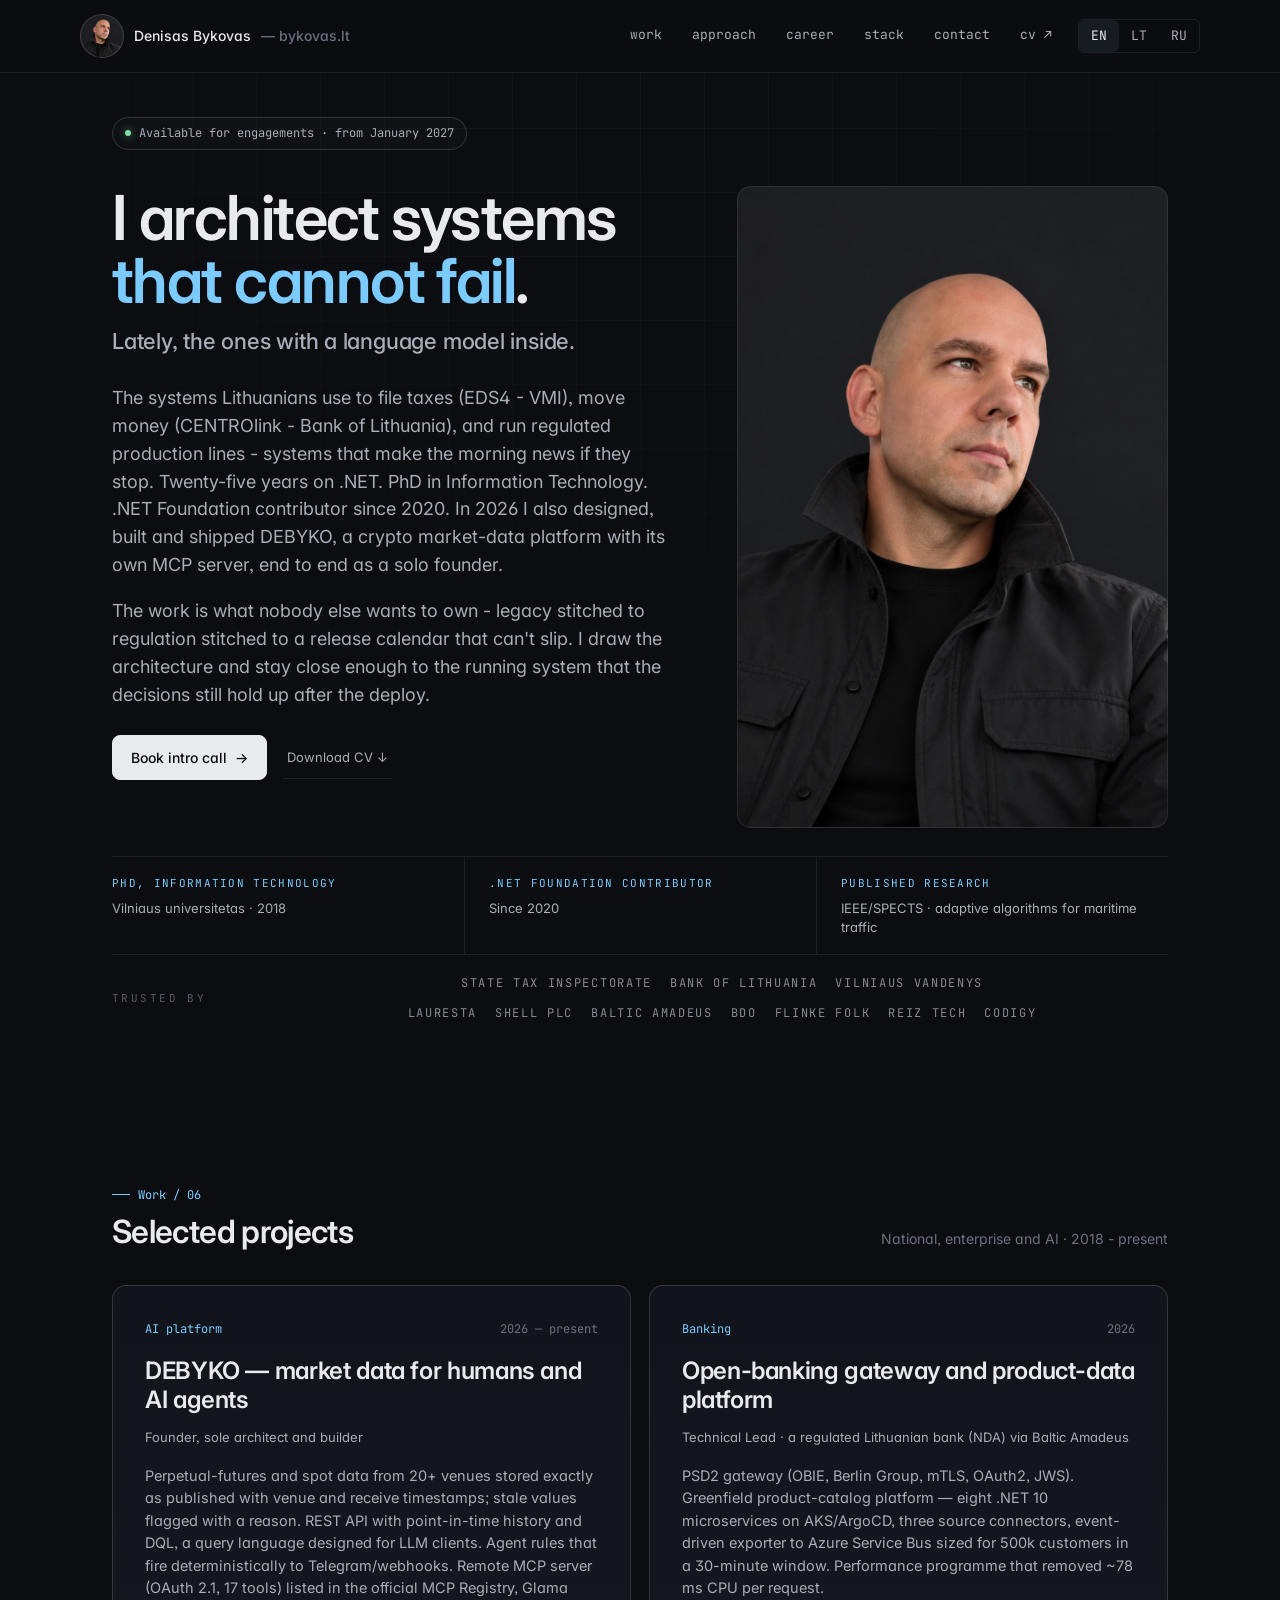
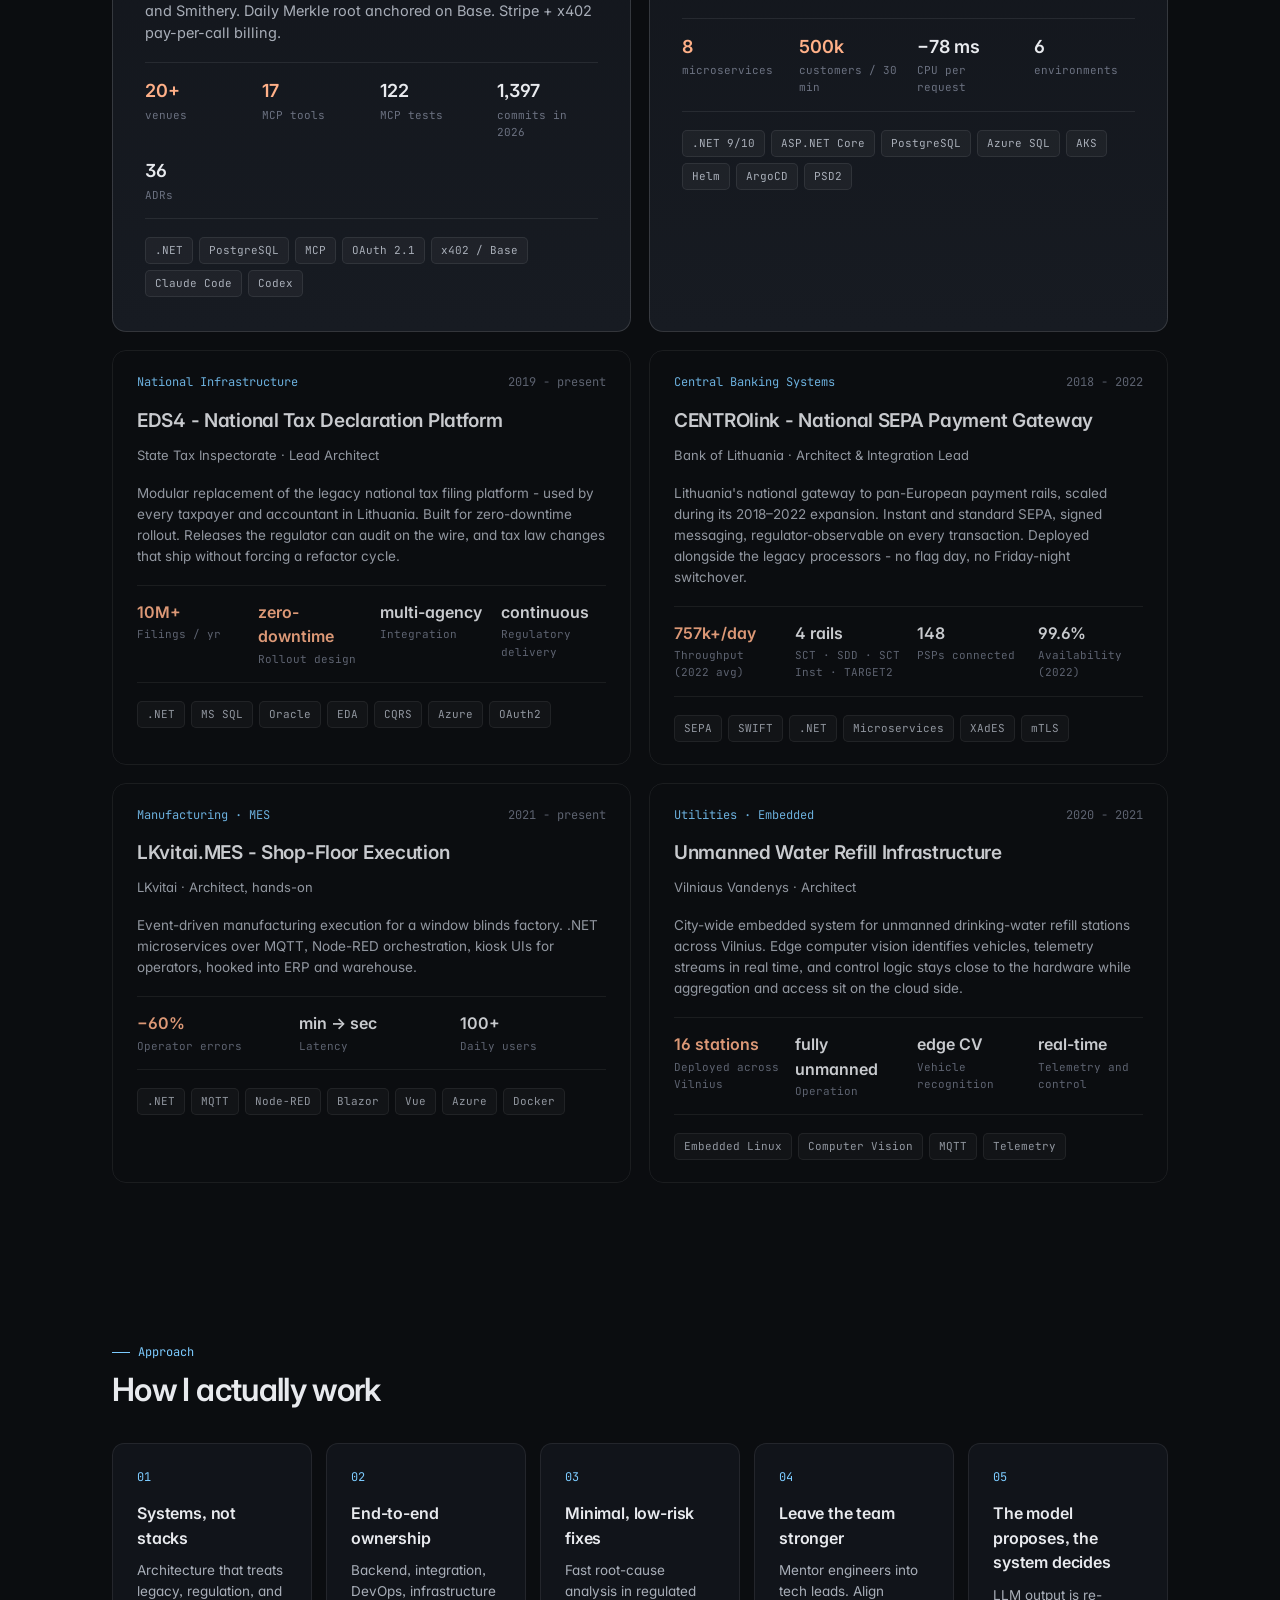
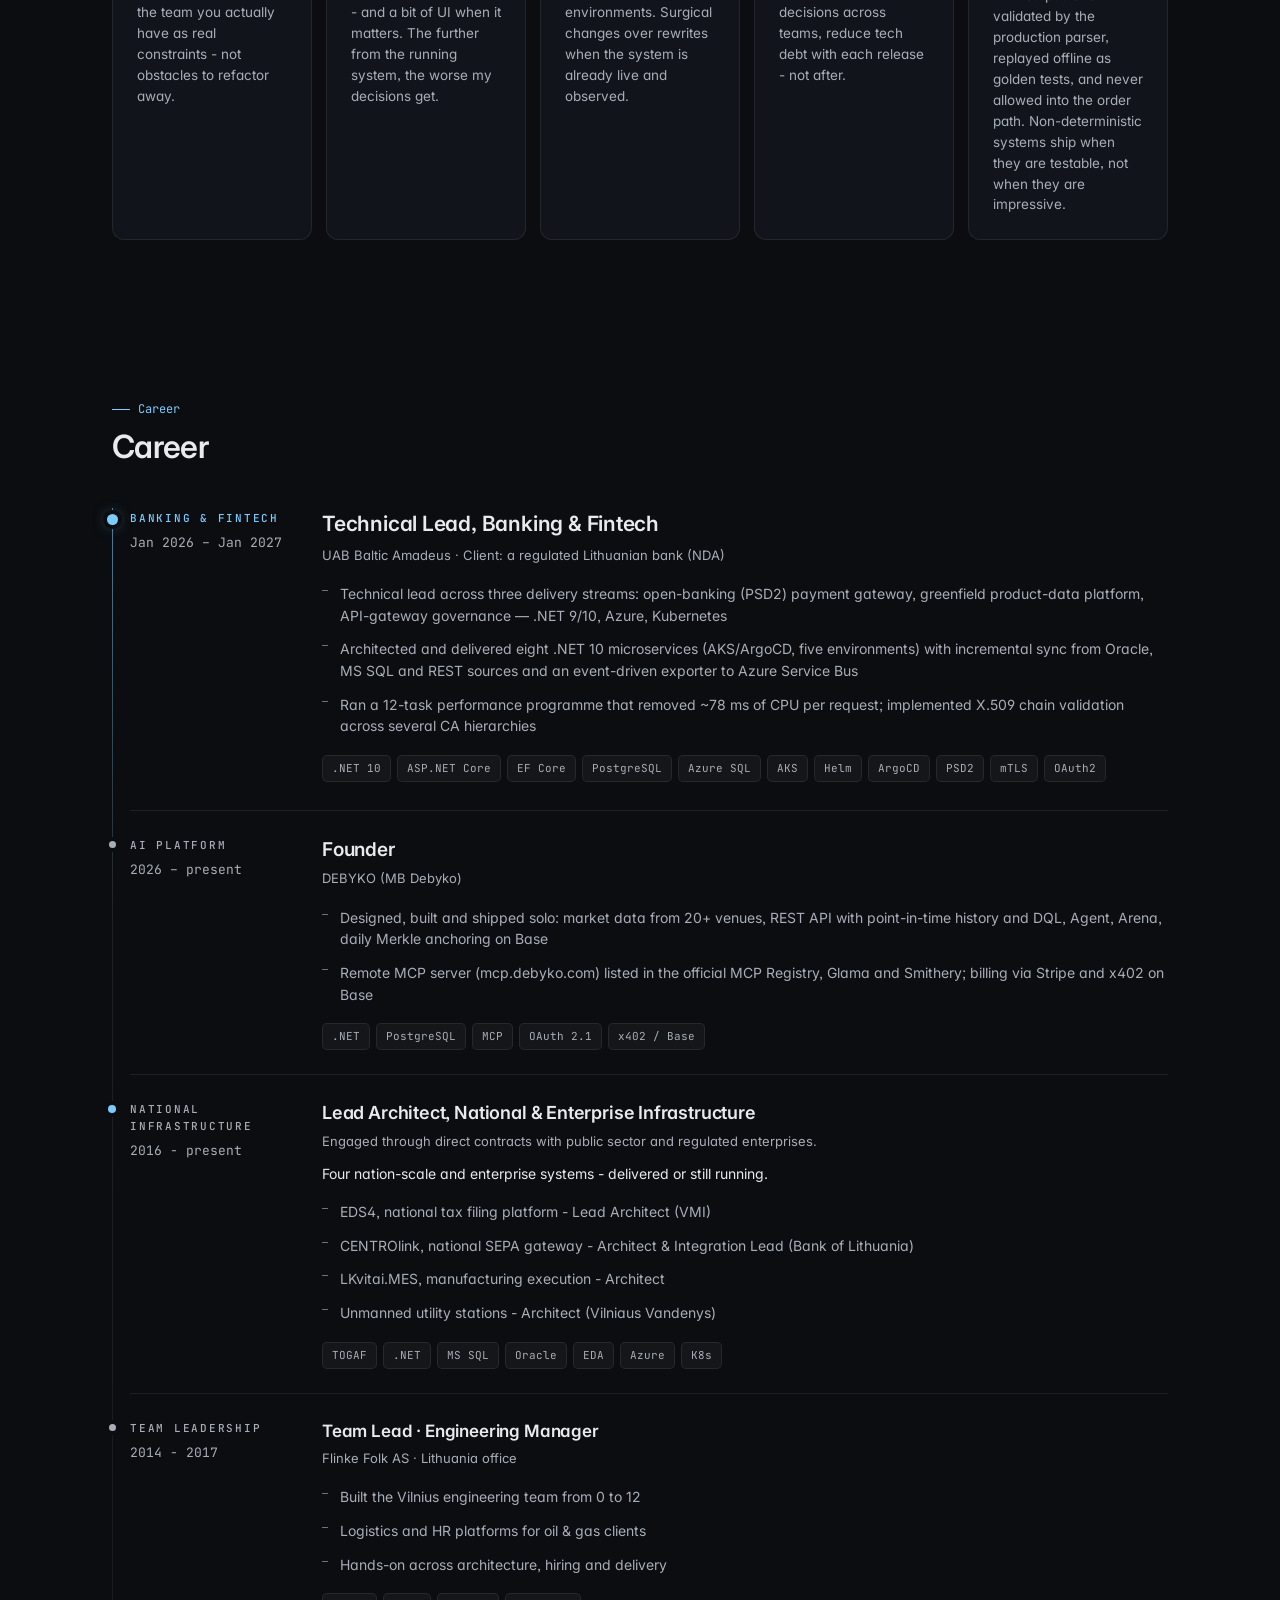
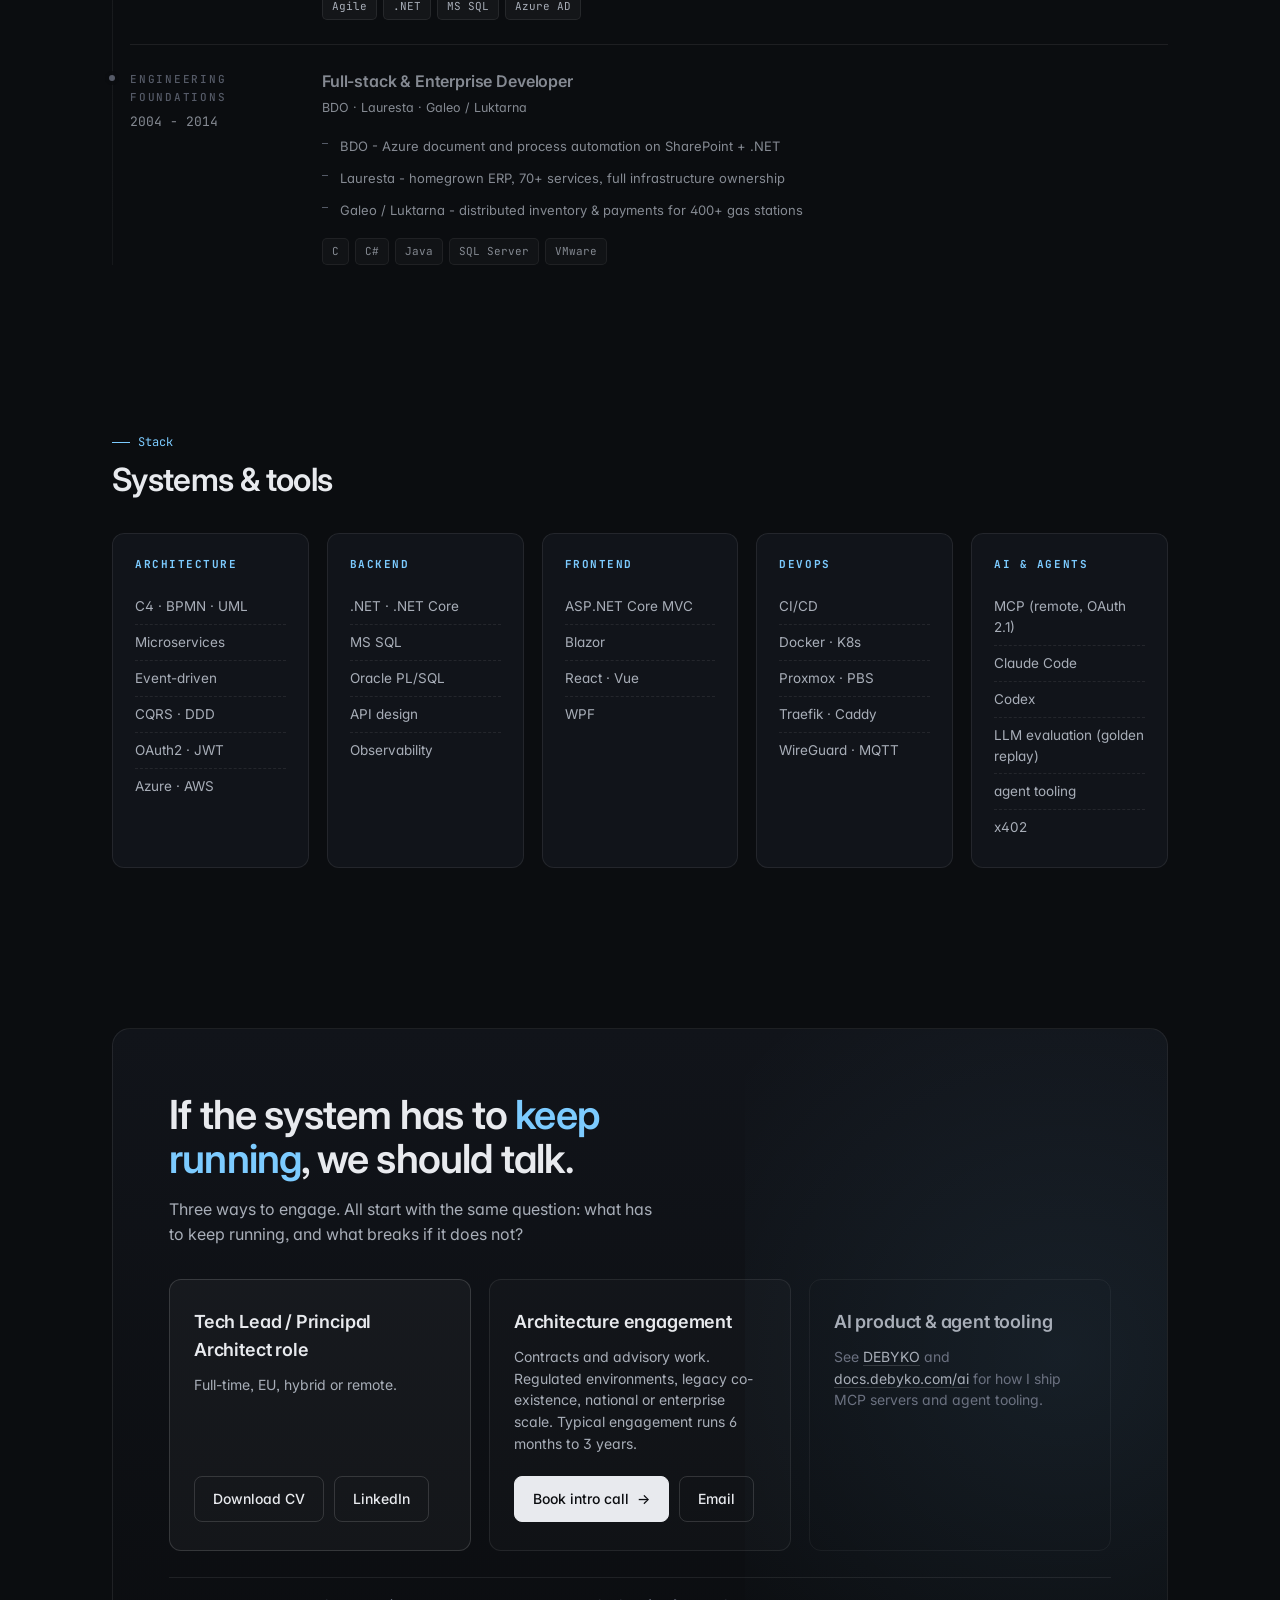
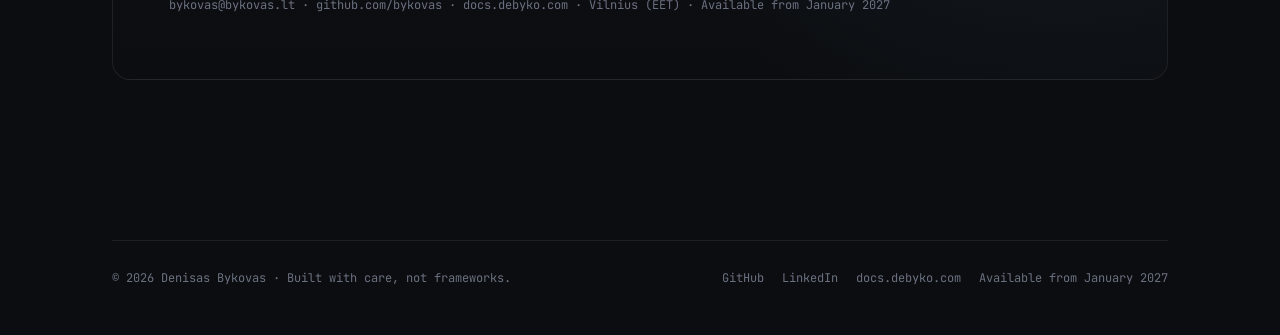
<file: index.html>
<!DOCTYPE html>
<html lang="en">
<head>
<meta charset="utf-8"/>
<meta name="viewport" content="width=device-width,initial-scale=1"/>
<title>Denisas Bykovas — System Architect</title>
<link rel="canonical" href="https://bykovas.lt/">
<link rel="icon" href="assets/favicon.svg" type="image/svg+xml">
<link rel="icon" href="assets/favicon-32.png" sizes="32x32" type="image/png">
<link rel="apple-touch-icon" href="assets/favicon-180.png">
<link rel="manifest" href="assets/site.webmanifest">
<link rel="preconnect" href="https://fonts.gstatic.com" crossorigin>
<link href="https://fonts.googleapis.com/css2?family=Inter:wght@400;500;600;700&family=JetBrains+Mono:wght@400;500&display=swap" rel="stylesheet">
<link rel="stylesheet" href="assets/site.css?v=20261105">
</head>
<body>

<main>

  <nav class="topbar">
    <div class="wrap inner">
      <div class="brand">
        <div class="portrait" aria-hidden="true"></div>
        <span class="who">Denisas Bykovas</span>
        <span class="at">— bykovas.lt</span>
      </div>
      <div class="links" id="nav-links"></div>
    </div>
  </nav>

  <section class="hero">
    <div class="wrap" id="hero"></div>
  </section>

  <section id="work">
    <div class="wrap">
      <div id="work-head"></div>
      <div class="projects" id="projects"></div>
    </div>
  </section>

  <section id="approach">
    <div class="wrap">
      <div id="approach-head"></div>
      <div class="approach" id="approach-grid"></div>
    </div>
  </section>

  <section id="career">
    <div class="wrap">
      <div id="career-head"></div>
      <div class="timeline" id="timeline"></div>
    </div>
  </section>

  <section id="stack">
    <div class="wrap">
      <div id="stack-head"></div>
      <div class="skills" id="skills"></div>
    </div>
  </section>

  <section id="contact">
    <div class="wrap">
      <div class="contact" id="contact-card"></div>
    </div>
  </section>

  <div class="wrap">
    <footer id="footer"></footer>
  </div>

</main>

<script src="assets/content.en.js?v=20261105"></script>
<script src="assets/content.lt.js?v=20261105"></script>
<script src="assets/content.ru.js?v=20261105"></script>
<script src="assets/site.js?v=20261105"></script>
</body>
</html>
</file>
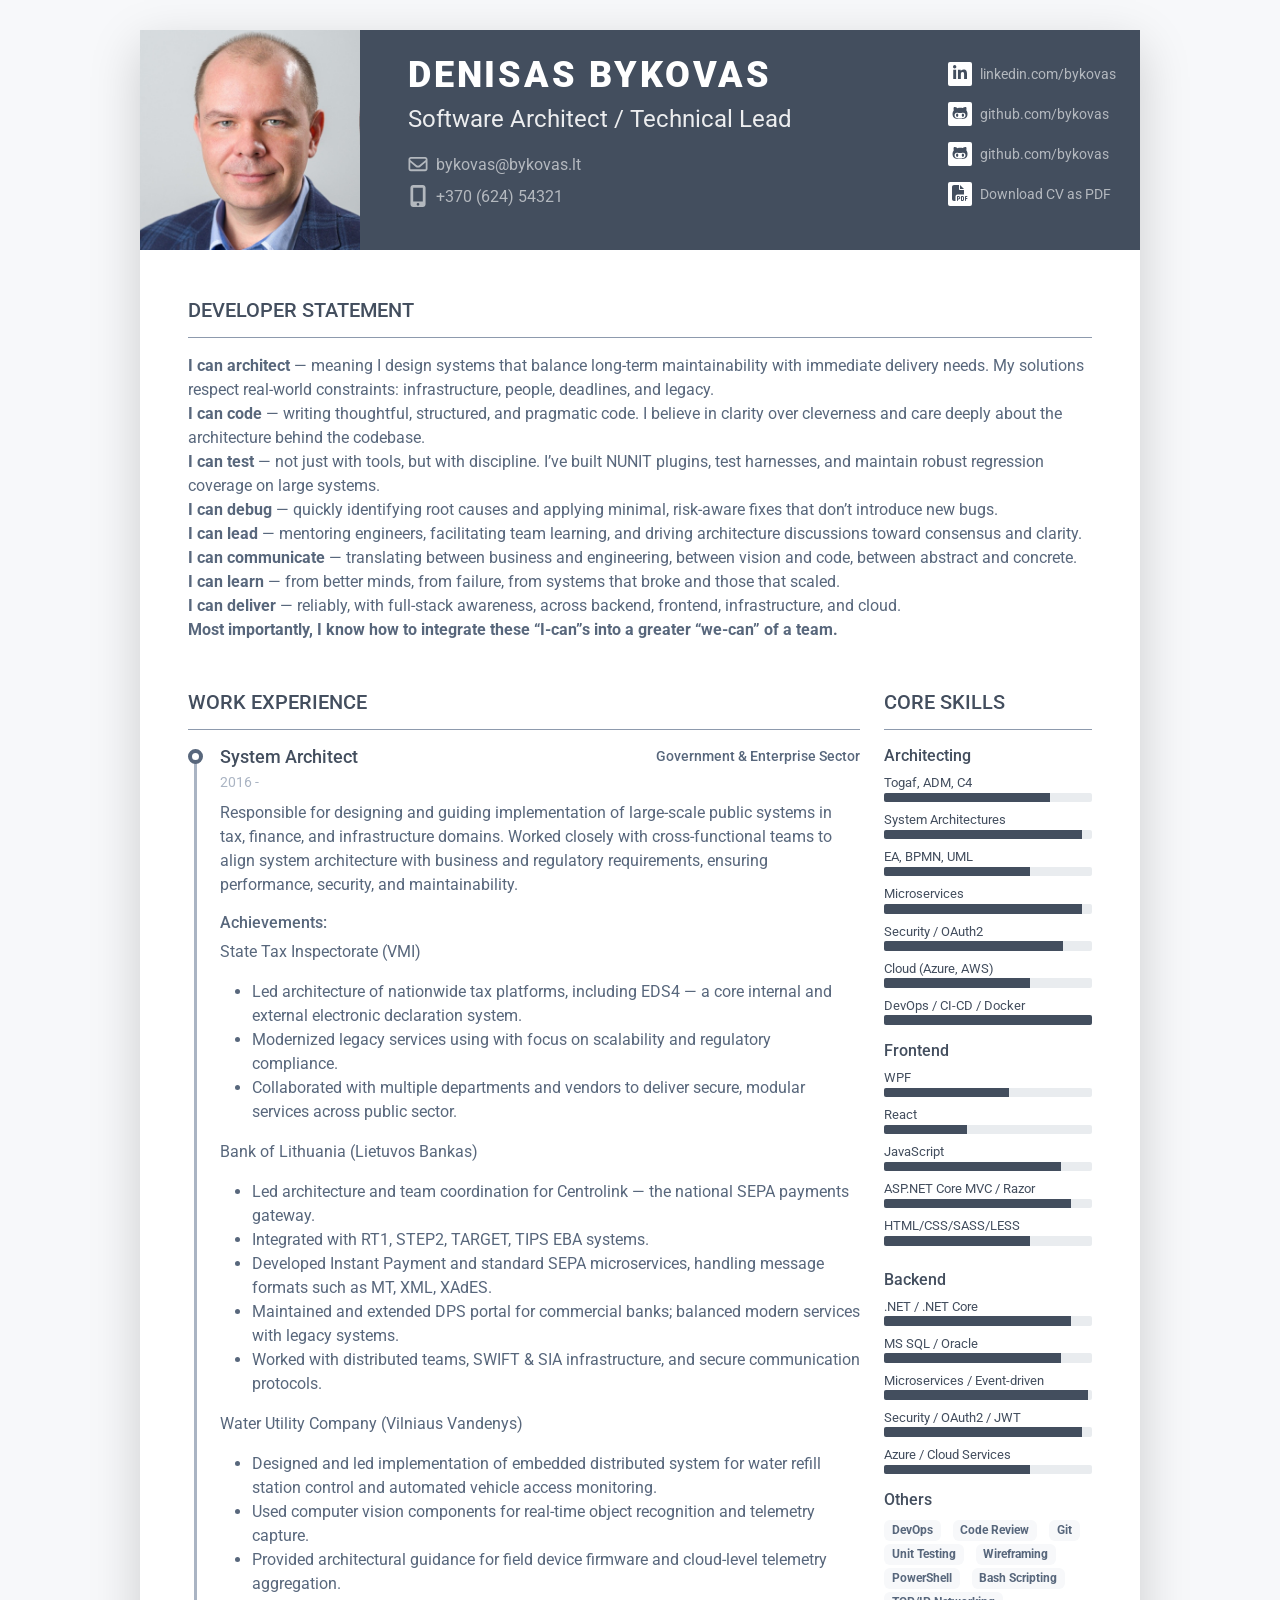
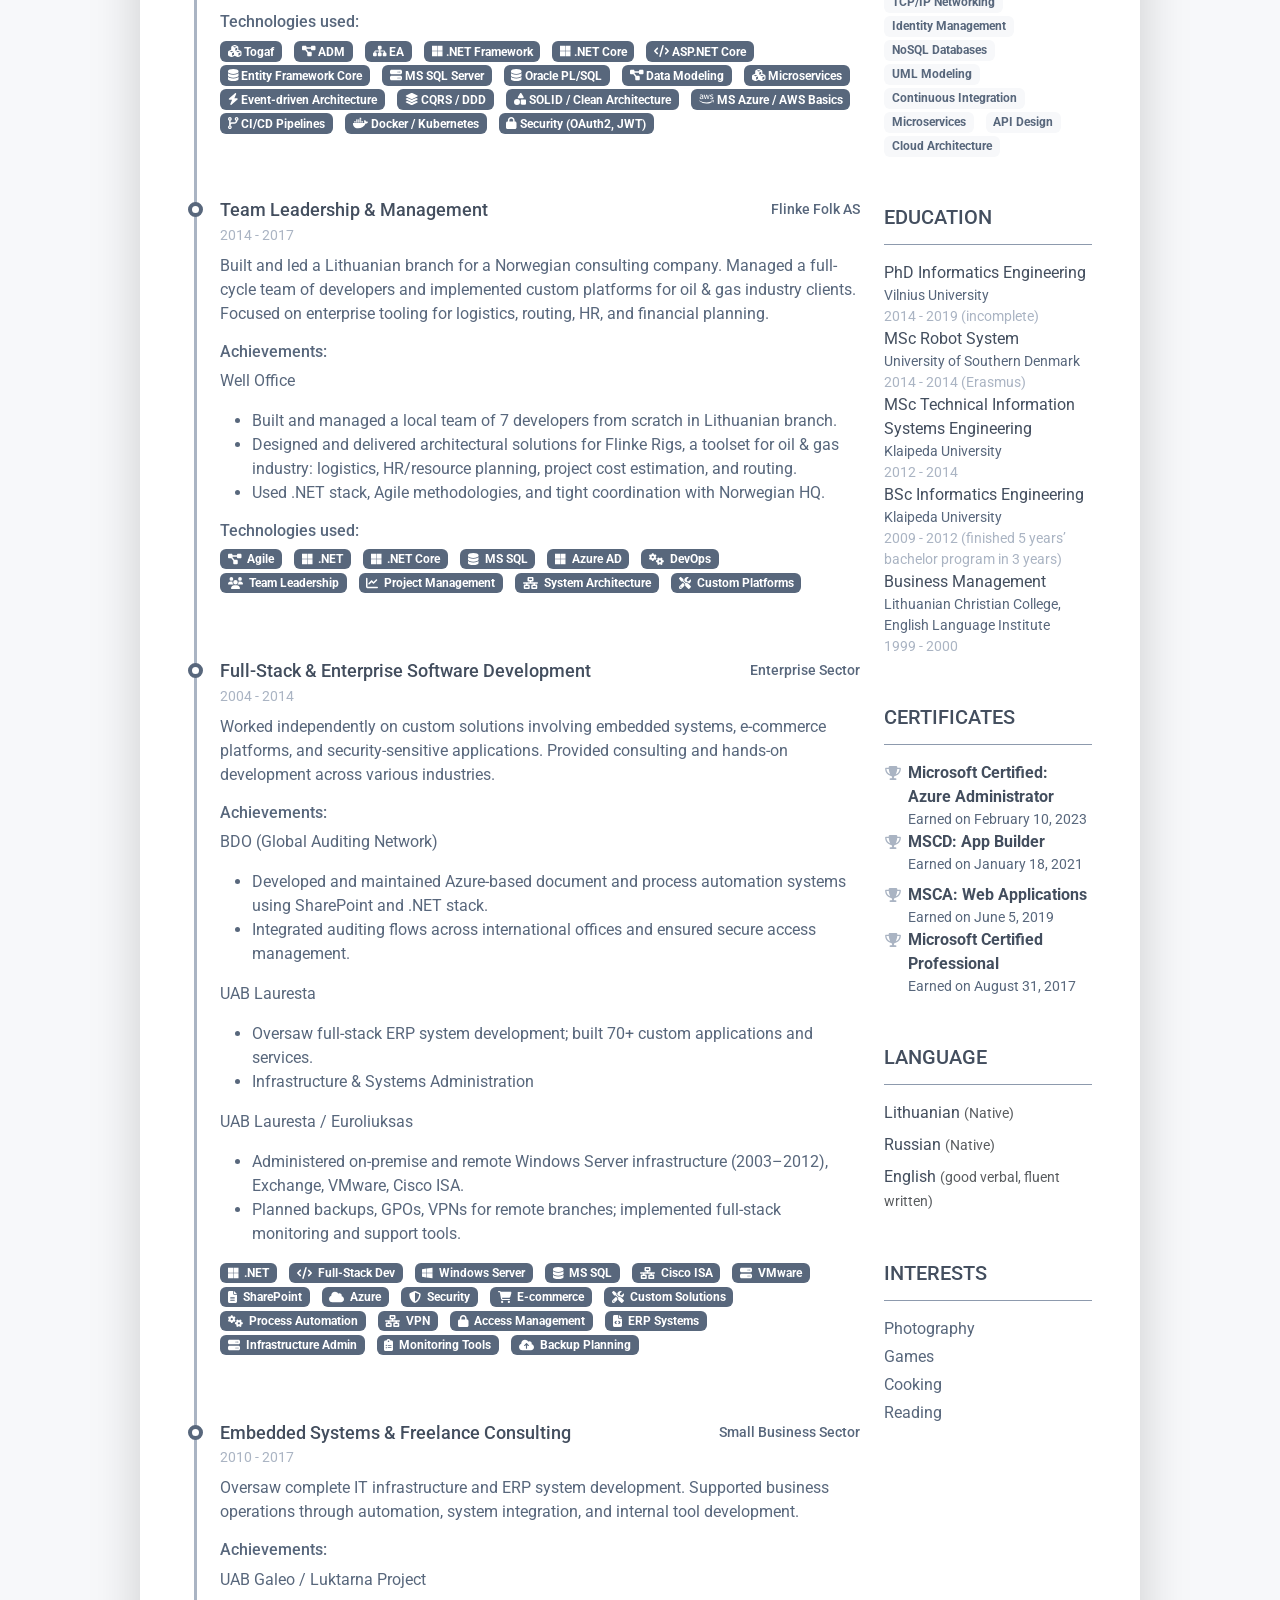
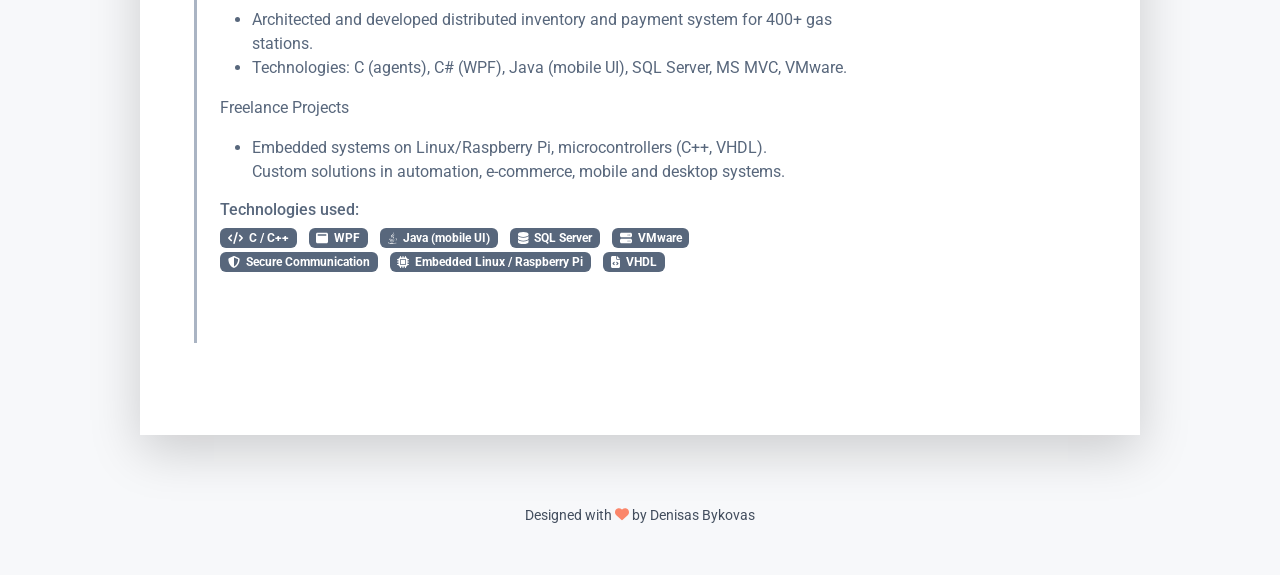
<file: cv.html>
<!DOCTYPE html>
<html lang="en"> 
<head>
    <title>Denisas Bykovas - Software Architect</title>
     
    <!-- Meta -->
    <meta charset="utf-8">
    <meta http-equiv="X-UA-Compatible" content="IE=edge">
    <meta name="viewport" content="width=device-width, initial-scale=1.0">   
    <link rel="shortcut icon" href="favicon.ico"> 
    
    <!-- Google Font -->
    <link href="https://fonts.googleapis.com/css?family=Roboto:300,400,500,700,900" rel="stylesheet">
    
    <!-- FontAwesome JS-->
	<script defer src="assets/fontawesome/js/all.min.js"></script>
       
    <!-- Theme CSS -->  
    <link id="theme-style" rel="stylesheet" href="assets/css/pillar-1.css">


</head> 

<body>	

    <article class="resume-wrapper text-center position-relative">
	    <div class="resume-wrapper-inner mx-auto text-start bg-white shadow-lg">
		    <header class="resume-header pt-4 pt-md-0">
			    <div class="row">
				    <div class="col-block col-md-auto resume-picture-holder text-center text-md-start">
				        <img class="picture" src="assets/images/profile.jpg" alt="">
				    </div><!--//col-->
				    <div class="col">
					    <div class="row p-4 justify-content-center justify-content-md-between">
						    <div class="primary-info col-auto">
							    <h1 class="name mt-0 mb-1 text-white text-uppercase text-uppercase">Denisas Bykovas</h1>
							    <div class="title mb-3">Software Architect / Technical Lead</div>
							    <ul class="list-unstyled">
								    <li class="mb-2"><a class="text-link" href="mailto:bykovas@bykovas.lt"><i class="far fa-envelope fa-fw me-2" data-fa-transform="grow-3"></i>bykovas@bykovas.lt</a></li>
									<li><a class="text-link" href="tel:+37062454321"><i class="fas fa-mobile-alt fa-fw me-2" data-fa-transform="grow-6"></i>+370 (624) 54321</a></li>
							    </ul>
						    </div><!--//primary-info-->
						    <div class="secondary-info col-auto mt-2">
							    <ul class="resume-social list-unstyled">
					                <li class="mb-3"><a class="text-link" href="https://www.linkedin.com/in/bykovas/"><span class="fa-container text-center me-2"><i class="fa-brands fa-linkedin-in fa-fw"></i></span>linkedin.com/bykovas</a></li>
					                <li class="mb-3"><a class="text-link" href="https://www.github.com/bykovas"><span class="fa-container text-center me-2"><i class="fa-brands fa-github-alt fa-fw"></i></span>github.com/bykovas</a></li>
									<li class="mb-3"><a class="text-link" href="http://bykovas.lt"><span class="fa-container text-center me-2"><i class="fa-brands fa-github-alt fa-fw"></i></span>github.com/bykovas</a></li>
									<li class="mb-3"><a class="text-link" href="/assets/files/CVDenisasBykovas2025v1.pdf"><span class="fa-container text-center me-2"><i class="fa-solid fa-file-pdf fa-fw"></i></span>Download CV as PDF</a></li>				                									
							    </ul>
						    </div><!--//secondary-info-->
					    </div><!--//row-->
					    
				    </div><!--//col-->
			    </div><!--//row-->
		    </header>
		    <div class="resume-body p-5">
			    <section class="resume-section summary-section mb-5">
				    <h2 class="resume-section-title text-uppercase font-weight-bold pb-3 mb-3">DEVELOPER STATEMENT</h2>
				    <div class="resume-section-content">
					    <p class="mb-0">
							<b>I can architect</b> — meaning I design systems that balance long-term maintainability with immediate delivery needs. My solutions respect real-world constraints: infrastructure, people, deadlines, and legacy.<br>
							<b>I can code</b> — writing thoughtful, structured, and pragmatic code. I believe in clarity over cleverness and care deeply about the architecture behind the codebase.<br>
							<b>I can test</b> — not just with tools, but with discipline. I’ve built NUNIT plugins, test harnesses, and maintain robust regression coverage on large systems.<br>
							<b>I can debug</b> — quickly identifying root causes and applying minimal, risk-aware fixes that don’t introduce new bugs.<br>
							<b>I can lead</b> — mentoring engineers, facilitating team learning, and driving architecture discussions toward consensus and clarity.<br>
							<b>I can communicate</b> — translating between business and engineering, between vision and code, between abstract and concrete.<br>
							<b>I can learn</b> — from better minds, from failure, from systems that broke and those that scaled.<br>
							<b>I can deliver</b> — reliably, with full-stack awareness, across backend, frontend, infrastructure, and cloud.<br>
							<b>Most importantly, I know how to integrate these “I-can”s into a greater “we-can” of a team.</b></p>
						</p>
				    </div>
			    </section><!--//summary-section-->
			    <div class="row">
				    <div class="col-lg-9">
					    <section class="resume-section experience-section mb-5">
						    <h2 class="resume-section-title text-uppercase font-weight-bold pb-3 mb-3">Work Experience</h2>
						    <div class="resume-section-content">
							    <div class="resume-timeline position-relative">

								    <article class="resume-timeline-item position-relative pb-5">									    
									    <div class="resume-timeline-item-header mb-2">
										    <div class="d-flex flex-column flex-md-row">
										        <h3 class="resume-position-title font-weight-bold mb-1">System Architect</h3>
										        <div class="resume-company-name ms-auto">Government & Enterprise Sector</div>
										    </div><!--//row-->
										    <div class="resume-position-time">2016 - </div>
									    </div><!--//resume-timeline-item-header-->
									    <div class="resume-timeline-item-desc">
										    <p>Responsible for designing and guiding implementation of large-scale public systems in tax, finance, and infrastructure domains. Worked closely with cross-functional teams to align system architecture with business and regulatory requirements, ensuring performance, security, and maintainability.</p>
										    <h4 class="resume-timeline-item-desc-heading font-weight-bold">Achievements:</h4>
										    <p>State Tax Inspectorate (VMI)</p>
										    <ul>
											    <li>Led architecture of nationwide tax platforms, including EDS4 — a core internal and external electronic declaration system.</li>
												<li>Modernized legacy services using with focus on scalability and regulatory compliance.</li>
												<li>Collaborated with multiple departments and vendors to deliver secure, modular services across public sector.</li>
										    </ul>
											<p>Bank of Lithuania (Lietuvos Bankas)</p>
										    <ul>
											    <li>Led architecture and team coordination for Centrolink — the national SEPA payments gateway.</li>
												<li>Integrated with RT1, STEP2, TARGET, TIPS EBA systems.</li>
												<li>Developed Instant Payment and standard SEPA microservices, handling message formats such as MT, XML, XAdES.</li>
												<li>Maintained and extended DPS portal for commercial banks; balanced modern services with legacy systems.</li>
												<li>Worked with distributed teams, SWIFT & SIA infrastructure, and secure communication protocols.</li>
										    </ul>
											<p>Water Utility Company (Vilniaus Vandenys)</p>
										    <ul>
											    <li>Designed and led implementation of embedded distributed system for water refill station control and automated vehicle access monitoring.</li>
												<li>Used computer vision components for real-time object recognition and telemetry capture.</li>
												<li>Provided architectural guidance for field device firmware and cloud-level telemetry aggregation.</li>
										    </ul>
										    <h4 class="resume-timeline-item-desc-heading font-weight-bold">Technologies used:</h4>
												<ul class="list-inline">
												<li class="list-inline-item">
													<span class="badge bg-secondary badge-pill"><i class="fas fa-cubes"></i> Togaf</span>
												</li>
												<li class="list-inline-item">
													<span class="badge bg-secondary badge-pill"><i class="fas fa-project-diagram"></i> ADM</span>
												</li>
												<li class="list-inline-item">
													<span class="badge bg-secondary badge-pill"><i class="fas fa-sitemap"></i> EA</span>
												</li>
												<li class="list-inline-item">
													<span class="badge bg-secondary badge-pill"><i class="fab fa-microsoft"></i> .NET Framework</span>
												</li>
												<li class="list-inline-item">
													<span class="badge bg-secondary badge-pill"><i class="fab fa-microsoft"></i> .NET Core</span>
												</li>
												<li class="list-inline-item">
													<span class="badge bg-secondary badge-pill"><i class="fas fa-code"></i> ASP.NET Core</span>
												</li>
												<li class="list-inline-item">
													<span class="badge bg-secondary badge-pill"><i class="fas fa-database"></i> Entity Framework Core</span>
												</li>
												<li class="list-inline-item">
													<span class="badge bg-secondary badge-pill"><i class="fas fa-server"></i> MS SQL Server</span>
												</li>
												<li class="list-inline-item">
													<span class="badge bg-secondary badge-pill"><i class="fas fa-database"></i> Oracle PL/SQL</span>
												</li>
												<li class="list-inline-item">
													<span class="badge bg-secondary badge-pill"><i class="fas fa-project-diagram"></i> Data Modeling</span>
												</li>
												<li class="list-inline-item">
													<span class="badge bg-secondary badge-pill"><i class="fas fa-cubes"></i> Microservices</span>
												</li>
												<li class="list-inline-item">
													<span class="badge bg-secondary badge-pill"><i class="fas fa-bolt"></i> Event-driven Architecture</span>
												</li>
												<li class="list-inline-item">
													<span class="badge bg-secondary badge-pill"><i class="fas fa-layer-group"></i> CQRS / DDD</span>
												</li>
												<li class="list-inline-item">
													<span class="badge bg-secondary badge-pill"><i class="fas fa-shapes"></i> SOLID / Clean Architecture</span>
												</li>
												<li class="list-inline-item">
													<span class="badge bg-secondary badge-pill"><i class="fab fa-aws"></i> MS Azure / AWS Basics</span>
												</li>
												<li class="list-inline-item">
													<span class="badge bg-secondary badge-pill"><i class="fas fa-code-branch"></i> CI/CD Pipelines</span>
												</li>
												<li class="list-inline-item">
													<span class="badge bg-secondary badge-pill"><i class="fab fa-docker"></i> Docker / Kubernetes</span>
												</li>
												<li class="list-inline-item">
													<span class="badge bg-secondary badge-pill"><i class="fas fa-lock"></i> Security (OAuth2, JWT)</span>
												</li>
												</ul>
									    </div><!--//resume-timeline-item-desc-->
								    </article><!--//resume-timeline-item-->
								    
								    <article class="resume-timeline-item position-relative pb-5">									    
									    <div class="resume-timeline-item-header mb-2">
										    <div class="d-flex flex-column flex-md-row">
										        <h3 class="resume-position-title font-weight-bold mb-1">Team Leadership & Management</h3>
										        <div class="resume-company-name ms-auto">Flinke Folk AS</div>
										    </div><!--//row-->
										    <div class="resume-position-time">2014 - 2017</div>
									    </div><!--//resume-timeline-item-header-->
									    <div class="resume-timeline-item-desc">
										    <p>Built and led a Lithuanian branch for a Norwegian consulting company. Managed a full-cycle team of developers and implemented custom platforms for oil & gas industry clients. Focused on enterprise tooling for logistics, routing, HR, and financial planning.</p>
										    <h4 class="resume-timeline-item-desc-heading font-weight-bold">Achievements:</h4>
										    <p>Well Office</p>
										    <ul>
											    <li>Built and managed a local team of 7 developers from scratch in Lithuanian branch.</li>
												<li>Designed and delivered architectural solutions for Flinke Rigs, a toolset for oil & gas industry: logistics, HR/resource planning, project cost estimation, and routing.</li>
												<li>Used .NET stack, Agile methodologies, and tight coordination with Norwegian HQ.</li>
										    </ul>
										    <h4 class="resume-timeline-item-desc-heading font-weight-bold">Technologies used:</h4>
												<ul class="list-inline" style="padding-left: 0; margin-top: 8px;">
												<li class="list-inline-item" style="margin-right: 8px;">
													<span class="badge bg-secondary badge-pill" style="display: flex; align-items: center; gap: 6px;">
													<i class="fas fa-project-diagram"></i> Agile
													</span>
												</li>
												<li class="list-inline-item" style="margin-right: 8px;">
													<span class="badge bg-secondary badge-pill" style="display: flex; align-items: center; gap: 6px;">
													<i class="fab fa-microsoft"></i> .NET
													</span>
												</li>
												<li class="list-inline-item" style="margin-right: 8px;">
													<span class="badge bg-secondary badge-pill" style="display: flex; align-items: center; gap: 6px;">
													<i class="fab fa-microsoft"></i> .NET Core
													</span>
												</li>
												<li class="list-inline-item" style="margin-right: 8px;">
													<span class="badge bg-secondary badge-pill" style="display: flex; align-items: center; gap: 6px;">
													<i class="fas fa-database"></i> MS SQL
													</span>
												</li>
												<li class="list-inline-item" style="margin-right: 8px;">
													<span class="badge bg-secondary badge-pill" style="display: flex; align-items: center; gap: 6px;">
													<i class="fab fa-microsoft"></i> Azure AD
													</span>
												</li>
												<li class="list-inline-item" style="margin-right: 8px;">
													<span class="badge bg-secondary badge-pill" style="display: flex; align-items: center; gap: 6px;">
													<i class="fas fa-cogs"></i> DevOps
													</span>
												</li>
												<li class="list-inline-item" style="margin-right: 8px;">
													<span class="badge bg-secondary badge-pill" style="display: flex; align-items: center; gap: 6px;">
													<i class="fas fa-users"></i> Team Leadership
													</span>
												</li>
												<li class="list-inline-item" style="margin-right: 8px;">
													<span class="badge bg-secondary badge-pill" style="display: flex; align-items: center; gap: 6px;">
													<i class="fas fa-chart-line"></i> Project Management
													</span>
												</li>
												<li class="list-inline-item" style="margin-right: 8px;">
													<span class="badge bg-secondary badge-pill" style="display: flex; align-items: center; gap: 6px;">
													<i class="fas fa-network-wired"></i> System Architecture
													</span>
												</li>
												<li class="list-inline-item" style="margin-right: 8px;">
													<span class="badge bg-secondary badge-pill" style="display: flex; align-items: center; gap: 6px;">
													<i class="fas fa-tools"></i> Custom Platforms
													</span>
												</li>
												</ul>
									    </div><!--//resume-timeline-item-desc-->
								    </article><!--//resume-timeline-item-->

								    <article class="resume-timeline-item position-relative pb-5">									    
									    <div class="resume-timeline-item-header mb-2">
										    <div class="d-flex flex-column flex-md-row">
										        <h3 class="resume-position-title font-weight-bold mb-1">Full-Stack & Enterprise Software Development</h3>
										        <div class="resume-company-name ms-auto">Enterprise Sector</div>
										    </div><!--//row-->
										    <div class="resume-position-time">2004 - 2014</div>
									    </div><!--//resume-timeline-item-header-->
									    <div class="resume-timeline-item-desc">
										    <p>Worked independently on custom solutions involving embedded systems, e-commerce platforms, and security-sensitive applications. Provided consulting and hands-on development across various industries.</p>
										    <h4 class="resume-timeline-item-desc-heading font-weight-bold">Achievements:</h4>
										    <p>BDO (Global Auditing Network)</p>
										    <ul>
											    <li>Developed and maintained Azure-based document and process automation systems using SharePoint and .NET stack.</li>
												<li>Integrated auditing flows across international offices and ensured secure access management.</li>
										    </ul>
											<p>UAB Lauresta</p>
										    <ul>
											    <li>Oversaw full-stack ERP system development; built 70+ custom applications and services.</li>
												<li>Infrastructure & Systems Administration</li>
										    </ul>
											<p>UAB Lauresta / Euroliuksas</p>
										    <ul>
											    <li>Administered on-premise and remote Windows Server infrastructure (2003–2012), Exchange, VMware, Cisco ISA.</li>
												<li>Planned backups, GPOs, VPNs for remote branches; implemented full-stack monitoring and support tools.</li>
										    </ul>
											<ul class="list-inline" style="padding-left: 0; margin-top: 8px;">
												<li class="list-inline-item" style="margin-right: 8px;">
												<span class="badge bg-secondary badge-pill" style="display: flex; align-items: center; gap: 6px;">
													<i class="fab fa-microsoft"></i> .NET
												</span>
												</li>
												<li class="list-inline-item" style="margin-right: 8px;">
												<span class="badge bg-secondary badge-pill" style="display: flex; align-items: center; gap: 6px;">
													<i class="fas fa-code"></i> Full-Stack Dev
												</span>
												</li>
												<li class="list-inline-item" style="margin-right: 8px;">
												<span class="badge bg-secondary badge-pill" style="display: flex; align-items: center; gap: 6px;">
													<i class="fab fa-windows"></i> Windows Server
												</span>
												</li>
												<li class="list-inline-item" style="margin-right: 8px;">
												<span class="badge bg-secondary badge-pill" style="display: flex; align-items: center; gap: 6px;">
													<i class="fas fa-database"></i> MS SQL
												</span>
												</li>
												<li class="list-inline-item" style="margin-right: 8px;">
												<span class="badge bg-secondary badge-pill" style="display: flex; align-items: center; gap: 6px;">
													<i class="fas fa-network-wired"></i> Cisco ISA
												</span>
												</li>
												<li class="list-inline-item" style="margin-right: 8px;">
												<span class="badge bg-secondary badge-pill" style="display: flex; align-items: center; gap: 6px;">
													<i class="fas fa-server"></i> VMware
												</span>
												</li>
												<li class="list-inline-item" style="margin-right: 8px;">
												<span class="badge bg-secondary badge-pill" style="display: flex; align-items: center; gap: 6px;">
													<i class="fas fa-file-alt"></i> SharePoint
												</span>
												</li>
												<li class="list-inline-item" style="margin-right: 8px;">
												<span class="badge bg-secondary badge-pill" style="display: flex; align-items: center; gap: 6px;">
													<i class="fas fa-cloud"></i> Azure
												</span>
												</li>
												<li class="list-inline-item" style="margin-right: 8px;">
												<span class="badge bg-secondary badge-pill" style="display: flex; align-items: center; gap: 6px;">
													<i class="fas fa-shield-alt"></i> Security
												</span>
												</li>
												<li class="list-inline-item" style="margin-right: 8px;">
												<span class="badge bg-secondary badge-pill" style="display: flex; align-items: center; gap: 6px;">
													<i class="fas fa-shopping-cart"></i> E-commerce
												</span>
												</li>
												<li class="list-inline-item" style="margin-right: 8px;">
												<span class="badge bg-secondary badge-pill" style="display: flex; align-items: center; gap: 6px;">
													<i class="fas fa-tools"></i> Custom Solutions
												</span>
												</li>
												<li class="list-inline-item" style="margin-right: 8px;">
												<span class="badge bg-secondary badge-pill" style="display: flex; align-items: center; gap: 6px;">
													<i class="fas fa-cogs"></i> Process Automation
												</span>
												</li>
												<li class="list-inline-item" style="margin-right: 8px;">
												<span class="badge bg-secondary badge-pill" style="display: flex; align-items: center; gap: 6px;">
													<i class="fas fa-network-wired"></i> VPN
												</span>
												</li>
												<li class="list-inline-item" style="margin-right: 8px;">
												<span class="badge bg-secondary badge-pill" style="display: flex; align-items: center; gap: 6px;">
													<i class="fas fa-lock"></i> Access Management
												</span>
												</li>
												<li class="list-inline-item" style="margin-right: 8px;">
												<span class="badge bg-secondary badge-pill" style="display: flex; align-items: center; gap: 6px;">
													<i class="fas fa-file-code"></i> ERP Systems
												</span>
												</li>
												<li class="list-inline-item" style="margin-right: 8px;">
												<span class="badge bg-secondary badge-pill" style="display: flex; align-items: center; gap: 6px;">
													<i class="fas fa-server"></i> Infrastructure Admin
												</span>
												</li>
												<li class="list-inline-item" style="margin-right: 8px;">
												<span class="badge bg-secondary badge-pill" style="display: flex; align-items: center; gap: 6px;">
													<i class="fas fa-clipboard-list"></i> Monitoring Tools
												</span>
												</li>
												<li class="list-inline-item" style="margin-right: 8px;">
												<span class="badge bg-secondary badge-pill" style="display: flex; align-items: center; gap: 6px;">
													<i class="fas fa-cloud-upload-alt"></i> Backup Planning
												</span>
												</li>
											</ul>
									    </div><!--//resume-timeline-item-desc-->
								    </article><!--//resume-timeline-item-->
									
								    <article class="resume-timeline-item position-relative pb-5">									    
									    <div class="resume-timeline-item-header mb-2">
										    <div class="d-flex flex-column flex-md-row">
										        <h3 class="resume-position-title font-weight-bold mb-1">Embedded Systems & Freelance Consulting</h3>
										        <div class="resume-company-name ms-auto">Small Business Sector</div>
										    </div><!--//row-->
										    <div class="resume-position-time">2010 - 2017</div>
									    </div><!--//resume-timeline-item-header-->
									    <div class="resume-timeline-item-desc">
										    <p>Oversaw complete IT infrastructure and ERP system development. Supported business operations through automation, system integration, and internal tool development.</p>
										    <h4 class="resume-timeline-item-desc-heading font-weight-bold">Achievements:</h4>
										    <p>UAB Galeo / Luktarna Project</p>
										    <ul>
											    <li>Architected and developed distributed inventory and payment system for 400+ gas stations.</li>
												<li>Technologies: C (agents), C# (WPF), Java (mobile UI), SQL Server, MS MVC, VMware.</li>
										    </ul>
											<p>Freelance Projects</p>
										    <ul>
											    <li>Embedded systems on Linux/Raspberry Pi, microcontrollers (C++, VHDL).</li>
												Custom solutions in automation, e-commerce, mobile and desktop systems.</li>
										    </ul>
										    <h4 class="resume-timeline-item-desc-heading font-weight-bold">Technologies used:</h4>
											<ul class="list-inline" style="padding-left: 0; margin-top: 8px;">
												<li class="list-inline-item" style="margin-right: 8px;">
													<span class="badge bg-secondary badge-pill" style="display:flex; align-items:center; gap:6px;">
													<i class="fas fa-code"></i> C / C++
													</span>
												</li>
												<li class="list-inline-item" style="margin-right: 8px;">
													<span class="badge bg-secondary badge-pill" style="display:flex; align-items:center; gap:6px;">
													<i class="fas fa-window-maximize"></i> WPF
													</span>
												</li>
												<li class="list-inline-item" style="margin-right: 8px;">
													<span class="badge bg-secondary badge-pill" style="display:flex; align-items:center; gap:6px;">
													<i class="fab fa-java"></i> Java (mobile UI)
													</span>
												</li>
												<li class="list-inline-item" style="margin-right: 8px;">
													<span class="badge bg-secondary badge-pill" style="display:flex; align-items:center; gap:6px;">
													<i class="fas fa-database"></i> SQL Server
													</span>
												</li>
												<li class="list-inline-item" style="margin-right: 8px;">
													<span class="badge bg-secondary badge-pill" style="display:flex; align-items:center; gap:6px;">
													<i class="fas fa-server"></i> VMware
													</span>
												</li>
												<li class="list-inline-item" style="margin-right: 8px;">
													<span class="badge bg-secondary badge-pill" style="display:flex; align-items:center; gap:6px;">
													<i class="fas fa-shield-alt"></i> Secure Communication
													</span>
												</li>
												<li class="list-inline-item" style="margin-right: 8px;">
													<span class="badge bg-secondary badge-pill" style="display:flex; align-items:center; gap:6px;">
													<i class="fas fa-microchip"></i> Embedded Linux / Raspberry Pi
													</span>
												</li>
												<li class="list-inline-item" style="margin-right: 8px;">
													<span class="badge bg-secondary badge-pill" style="display:flex; align-items:center; gap:6px;">
													<i class="fas fa-file-code"></i> VHDL
													</span>
												</li>
											</ul>
									    </div><!--//resume-timeline-item-desc-->
								    </article><!--//resume-timeline-item-->									

							    </div><!--//resume-timeline-->
						    </div>
					    </section><!--//experience-section-->
				    </div>
				    <div class="col-lg-3">
					    <section class="resume-section skills-section mb-5">
						    <h2 class="resume-section-title text-uppercase font-weight-bold pb-3 mb-3">Core Skills</h2>
						    <div class="resume-section-content">
						        <div class="resume-skill-item">
						            <h4 class="resume-skills-cat font-weight-bold">Architecting</h4>
							        <ul class="list-unstyled">
								        <li class="mb-2">
								            <div class="resume-skill-name">Togaf, ADM, C4</div>
									        <div class="progress resume-progress">
											    <div class="progress-bar theme-progress-bar-dark" role="progressbar" style="width: 80%" aria-valuenow="25" aria-valuemin="0" aria-valuemax="100"></div>
											</div>
								        </li>
								        <li class="mb-2">
								            <div class="resume-skill-name">System Architectures</div>
									        <div class="progress resume-progress">
											    <div class="progress-bar theme-progress-bar-dark" role="progressbar" style="width: 95%" aria-valuenow="25" aria-valuemin="0" aria-valuemax="100"></div>
											</div>
								        </li>
								        <li class="mb-2">
								            <div class="resume-skill-name">EA, BPMN, UML</div>
									        <div class="progress resume-progress">
											    <div class="progress-bar theme-progress-bar-dark" role="progressbar" style="width: 70%" aria-valuenow="25" aria-valuemin="0" aria-valuemax="100"></div>
											</div>
								        </li>
								        <li class="mb-2">
								            <div class="resume-skill-name">Microservices</div>
									        <div class="progress resume-progress">
											    <div class="progress-bar theme-progress-bar-dark" role="progressbar" style="width: 95%" aria-valuenow="25" aria-valuemin="0" aria-valuemax="100"></div>
											</div>
								        </li>
								        <li class="mb-2">
								            <div class="resume-skill-name">Security / OAuth2</div>
									        <div class="progress resume-progress">
											    <div class="progress-bar theme-progress-bar-dark" role="progressbar" style="width: 86%" aria-valuenow="25" aria-valuemin="0" aria-valuemax="100"></div>
											</div>
								        </li>	
								        <li class="mb-2">
								            <div class="resume-skill-name">Cloud (Azure, AWS)</div>
									        <div class="progress resume-progress">
											    <div class="progress-bar theme-progress-bar-dark" role="progressbar" style="width: 70%" aria-valuenow="25" aria-valuemin="0" aria-valuemax="100"></div>
											</div>
								        </li>	
								        <li class="mb-2">
								            <div class="resume-skill-name">DevOps / CI-CD / Docker</div>
									        <div class="progress resume-progress">
											    <div class="progress-bar theme-progress-bar-dark" role="progressbar" style="width: 100%" aria-valuenow="25" aria-valuemin="0" aria-valuemax="100"></div>
											</div>
								        </li>																																								
							        </ul>
						        </div><!--//resume-skill-item-->

						        <div class="resume-skill-item">
							        <h4 class="resume-skills-cat font-weight-bold">Frontend</h4>
							        <ul class="list-unstyled mb-4">
								        <li class="mb-2">
								            <div class="resume-skill-name">WPF</div>
									        <div class="progress resume-progress">
											    <div class="progress-bar theme-progress-bar-dark" role="progressbar" style="width: 60%" aria-valuenow="25" aria-valuemin="0" aria-valuemax="100"></div>
											</div>
								        </li>
								        <li class="mb-2">
								            <div class="resume-skill-name">React</div>
									        <div class="progress resume-progress">
											    <div class="progress-bar theme-progress-bar-dark" role="progressbar" style="width: 40%" aria-valuenow="25" aria-valuemin="0" aria-valuemax="100"></div>
											</div>
								        </li>
								        <li class="mb-2">
								            <div class="resume-skill-name">JavaScript</div>
									        <div class="progress resume-progress">
											    <div class="progress-bar theme-progress-bar-dark" role="progressbar" style="width: 85%" aria-valuenow="25" aria-valuemin="0" aria-valuemax="100"></div>
											</div>
								        </li>
								        
								        <li class="mb-2">
								            <div class="resume-skill-name">ASP.NET Core MVC / Razor</div>
									        <div class="progress resume-progress">
											    <div class="progress-bar theme-progress-bar-dark" role="progressbar" style="width: 90%" aria-valuenow="25" aria-valuemin="0" aria-valuemax="100"></div>
											</div>
								        </li>
								        <li class="mb-2">
								            <div class="resume-skill-name">HTML/CSS/SASS/LESS</div>
									        <div class="progress resume-progress">
											    <div class="progress-bar theme-progress-bar-dark" role="progressbar" style="width: 70%" aria-valuenow="25" aria-valuemin="0" aria-valuemax="100"></div>
											</div>
								        </li>
							        </ul>
						        </div><!--//resume-skill-item-->
						        
						        <div class="resume-skill-item">
						            <h4 class="resume-skills-cat font-weight-bold">Backend</h4>
							        <ul class="list-unstyled">
								        <li class="mb-2">
								            <div class="resume-skill-name">.NET / .NET Core</div>
									        <div class="progress resume-progress">
											    <div class="progress-bar theme-progress-bar-dark" role="progressbar" style="width: 90%" aria-valuenow="25" aria-valuemin="0" aria-valuemax="100"></div>
											</div>
								        </li>
								        <li class="mb-2">
								            <div class="resume-skill-name">MS SQL / Oracle</div>
									        <div class="progress resume-progress">
											    <div class="progress-bar theme-progress-bar-dark" role="progressbar" style="width: 85%" aria-valuenow="25" aria-valuemin="0" aria-valuemax="100"></div>
											</div>
								        </li>
								        <li class="mb-2">
								            <div class="resume-skill-name">Microservices / Event-driven</div>
									        <div class="progress resume-progress">
											    <div class="progress-bar theme-progress-bar-dark" role="progressbar" style="width: 98%" aria-valuenow="25" aria-valuemin="0" aria-valuemax="100"></div>
											</div>
								        </li>
								        <li class="mb-2">
								            <div class="resume-skill-name">Security / OAuth2 / JWT</div>
									        <div class="progress resume-progress">
											    <div class="progress-bar theme-progress-bar-dark" role="progressbar" style="width: 95%" aria-valuenow="25" aria-valuemin="0" aria-valuemax="100"></div>
											</div>
								        </li>
								        <li class="mb-2">
								            <div class="resume-skill-name">Azure / Cloud Services</div>
									        <div class="progress resume-progress">
											    <div class="progress-bar theme-progress-bar-dark" role="progressbar" style="width: 70%" aria-valuenow="25" aria-valuemin="0" aria-valuemax="100"></div>
											</div>
								        </li>										
							        </ul>
						        </div><!--//resume-skill-item-->
						        
						        <div class="resume-skill-item">
						            <h4 class="resume-skills-cat font-weight-bold">Others</h4>
										<ul class="list-inline">
										<li class="list-inline-item"><span class="badge badge-light">DevOps</span></li>
										<li class="list-inline-item"><span class="badge badge-light">Code Review</span></li>
										<li class="list-inline-item"><span class="badge badge-light">Git</span></li>
										<li class="list-inline-item"><span class="badge badge-light">Unit Testing</span></li>
										<li class="list-inline-item"><span class="badge badge-light">Wireframing</span></li>
										<li class="list-inline-item"><span class="badge badge-light">PowerShell</span></li>
										<li class="list-inline-item"><span class="badge badge-light">Bash Scripting</span></li>
										<li class="list-inline-item"><span class="badge badge-light">TCP/IP Networking</span></li>
										<li class="list-inline-item"><span class="badge badge-light">Identity Management</span></li>
										<li class="list-inline-item"><span class="badge badge-light">NoSQL Databases</span></li>
										<li class="list-inline-item"><span class="badge badge-light">UML Modeling</span></li>
										<li class="list-inline-item"><span class="badge badge-light">Continuous Integration</span></li>
										<li class="list-inline-item"><span class="badge badge-light">Microservices</span></li>
										<li class="list-inline-item"><span class="badge badge-light">API Design</span></li>
										<li class="list-inline-item"><span class="badge badge-light">Cloud Architecture</span></li>
										</ul>
						        </div><!--//resume-skill-item-->
						    </div><!--resume-section-content-->
					    </section><!--//skills-section-->
					    <section class="resume-section education-section mb-5">
						    <h2 class="resume-section-title text-uppercase font-weight-bold pb-3 mb-3">Education</h2>
						    <div class="resume-section-content">
							    <ul class="list-unstyled">
								    <li>
								        <div class="resume-degree font-weight-bold">PhD Informatics Engineering</div>
								        <div class="resume-degree-org">Vilnius University</div>
								        <div class="resume-degree-time">2014 - 2019 (incomplete)</div>
								    </li>
								    <li>
								        <div class="resume-degree font-weight-bold">MSc Robot System</div>
								        <div class="resume-degree-org">University of Southern Denmark</div>
								        <div class="resume-degree-time">2014 - 2014 (Erasmus)</div>
								    </li>
								    <li>
								        <div class="resume-degree font-weight-bold">MSc Technical Information Systems Engineering</div>
								        <div class="resume-degree-org">Klaipeda University</div>
								        <div class="resume-degree-time">2012 - 2014</div>
								    </li>
								    <li>
								        <div class="resume-degree font-weight-bold">BSc Informatics Engineering</div>
								        <div class="resume-degree-org">Klaipeda University</div>
								        <div class="resume-degree-time">2009 - 2012 (finished 5 years’ bachelor program in 3 years)</div>
								    </li>																																				
								    <li class="mb-2">
								        <div class="resume-degree font-weight-bold">Business Management</div>
								        <div class="resume-degree-org">Lithuanian Christian College, English Language Institute</div>
								        <div class="resume-degree-time">1999 - 2000</div>
								    </li>
							    </ul>
						    </div>
					    </section><!--//education-section-->
					    <section class="resume-section reference-section mb-5">
						    <h2 class="resume-section-title text-uppercase font-weight-bold pb-3 mb-3">Certificates</h2>
						    <div class="resume-section-content">
							    <ul class="list-unstyled resume-awards-list">
								    <li class="mb-0 ps-4 position-relative">
								        <i class="resume-award-icon fas fa-trophy position-absolute" data-fa-transform="shrink-2"></i>
								        <div class="resume-award-name">Microsoft Certified: Azure Administrator</div>
								        <div class="resume-award-desc">Earned on February 10, 2023</div>
								    </li>									
								    <li class="mb-2 ps-4 position-relative">
								        <i class="resume-award-icon fas fa-trophy position-absolute" data-fa-transform="shrink-2"></i>
								        <div class="resume-award-name">MSCD: App Builder</div>
								        <div class="resume-award-desc">Earned on January 18, 2021</div>
								    </li>
								    <li class="mb-0 ps-4 position-relative">
								        <i class="resume-award-icon fas fa-trophy position-absolute" data-fa-transform="shrink-2"></i>
								        <div class="resume-award-name">MSCA: Web Applications</div>
								        <div class="resume-award-desc">Earned on June 5, 2019</div>
								    </li>
								    <li class="mb-0 ps-4 position-relative">
								        <i class="resume-award-icon fas fa-trophy position-absolute" data-fa-transform="shrink-2"></i>
								        <div class="resume-award-name">Microsoft Certified Professional</div>
								        <div class="resume-award-desc">Earned on August 31, 2017</div>
								    </li>																	
							    </ul>
						    </div>
					    </section><!--//interests-section-->
					    <section class="resume-section language-section mb-5">
						    <h2 class="resume-section-title text-uppercase font-weight-bold pb-3 mb-3">Language</h2>
						    <div class="resume-section-content">
							    <ul class="list-unstyled resume-lang-list">
								    <li class="mb-2"><span class="resume-lang-name font-weight-bold">Lithuanian</span> <small class="text-muted font-weight-normal">(Native)</small></li>
								    <li class="mb-2 align-middle"><span class="resume-lang-name font-weight-bold">Russian</span> <small class="text-muted font-weight-normal">(Native)</small></li>
								    <li><span class="resume-lang-name font-weight-bold">English</span> <small class="text-muted font-weight-normal">(good verbal, fluent written)</small></li>
							    </ul>
						    </div>
					    </section><!--//language-section-->
					    <section class="resume-section interests-section mb-5">
						    <h2 class="resume-section-title text-uppercase font-weight-bold pb-3 mb-3">Interests</h2>
						    <div class="resume-section-content">
							    <ul class="list-unstyled">
								    <li class="mb-1">Photography</li>
								    <li class="mb-1">Games</li>
								    <li class="mb-1">Cooking</li>
									<li class="mb-1">Reading</li>
							    </ul>
						    </div>
					    </section><!--//interests-section-->
					    
				    </div>
			    </div><!--//row-->
		    </div><!--//resume-body-->
		    
		    
	    </div>
    </article> 

    
    <footer class="footer text-center pt-2 pb-5">	    
        <small class="copyright">Designed with <span class="sr-only">love</span><i class="fas fa-heart"></i> by Denisas Bykovas</small>
    </footer>

    

</body>
</html>
</file>
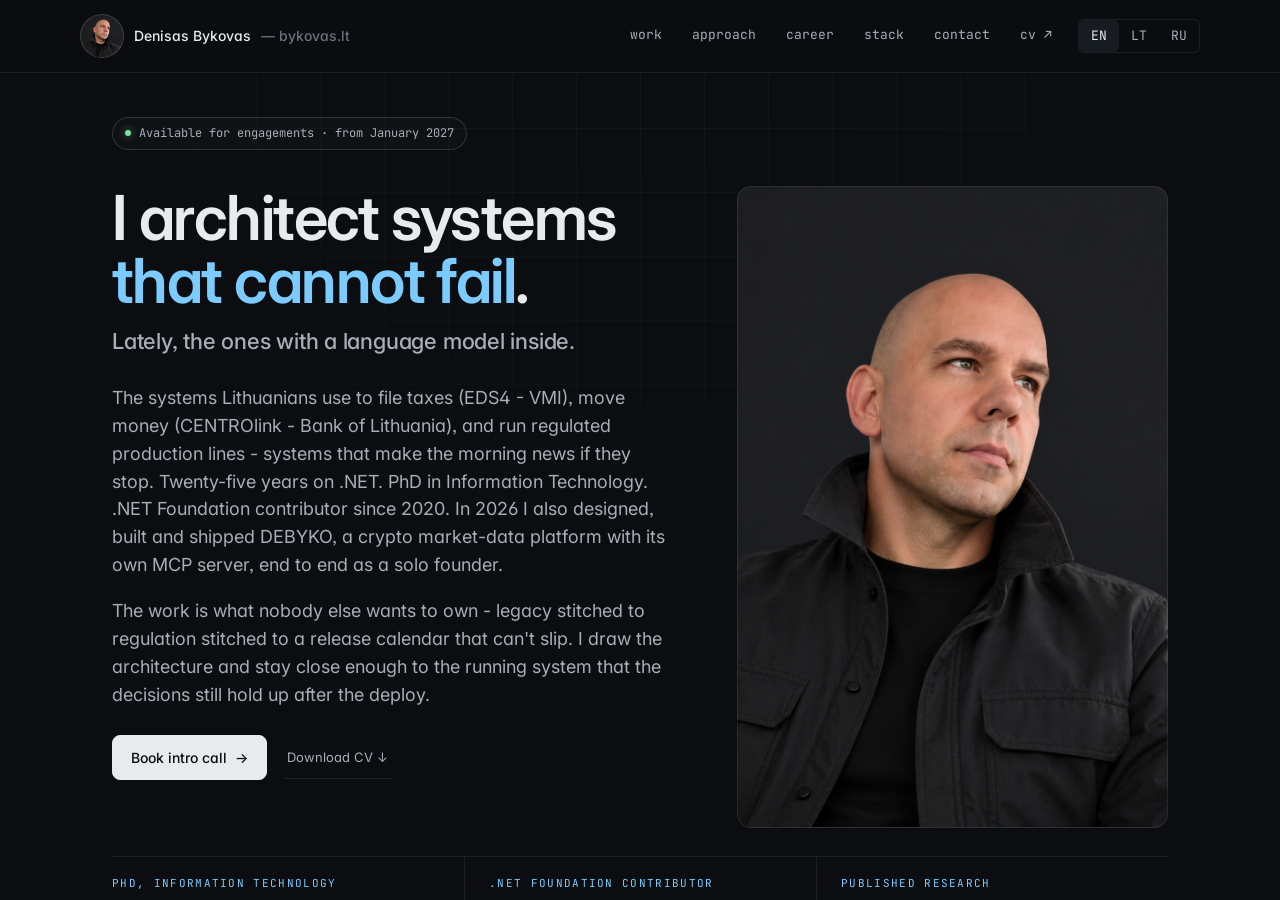
<file: en.html>
<!DOCTYPE html>
<html lang="en">
<head>
<meta charset="utf-8"/>
<meta name="viewport" content="width=device-width,initial-scale=1"/>
<title>Denisas Bykovas — System Architect</title>
<meta http-equiv="refresh" content="0; url=index.html">
<link rel="canonical" href="https://bykovas.lt/">
</head>
<body>
<p><a href="index.html">Continue to English version</a></p>
</body>
</html>
</file>
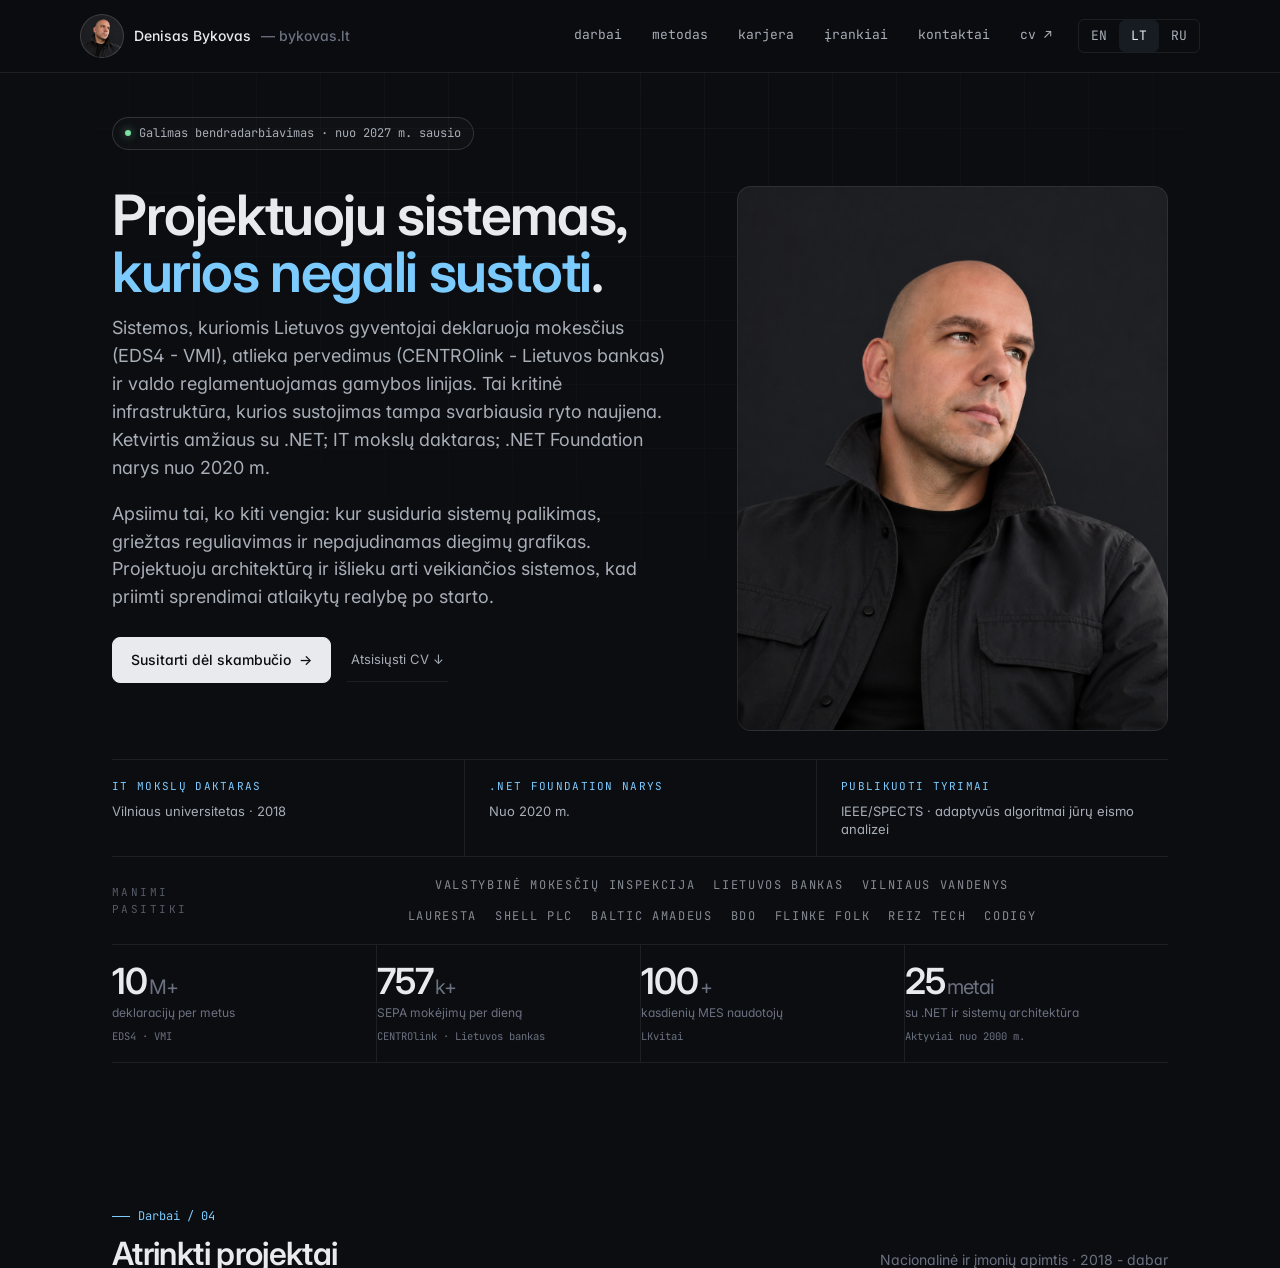
<file: lt.html>
<!DOCTYPE html>
<html lang="lt">
<head>
<meta charset="utf-8"/>
<meta name="viewport" content="width=device-width,initial-scale=1"/>
<title>Denisas Bykovas — Sistemų architektas</title>
<meta http-equiv="refresh" content="0; url=index.html?lang=lt">
<link rel="canonical" href="https://bykovas.lt/?lang=lt">
</head>
<body>
<p><a href="index.html?lang=lt">Toliau į lietuvišką versiją</a></p>
</body>
</html>
</file>
<file: assets/site.css>
:root{
    --bg:#0B0D10;
    --bg-2:#11141A;
    --bg-3:#171B22;
    --line:rgba(255,255,255,.08);
    --line-2:rgba(255,255,255,.14);
    --text:#E8EAEE;
    --text-2:#A8AEB8;
    --muted:#6B7180;
    --accent:#7CCBFF;
    --accent-2:#FFB088;
    --green:#7CE3A6;
  }
  *{box-sizing:border-box}
  html,body{margin:0;padding:0;background:var(--bg);color:var(--text)}
  body{
    font-family:'Inter',system-ui,-apple-system,Helvetica,Arial,sans-serif;
    font-size:15px;line-height:1.55;
    -webkit-font-smoothing:antialiased;
    font-feature-settings:"cv11","ss01","ss03";
  }
  a{color:inherit;text-decoration:none}
  .mono{font-family:'JetBrains Mono',ui-monospace,Consolas,monospace}

  /* Subtle grid background */
  body::before{
    content:"";position:fixed;inset:0;pointer-events:none;z-index:0;
    background-image:
      linear-gradient(var(--line) 1px, transparent 1px),
      linear-gradient(90deg, var(--line) 1px, transparent 1px);
    background-size:64px 64px;
    mask-image:radial-gradient(circle at 50% 0%, #000 0%, transparent 70%);
    opacity:.5;
  }
  main{position:relative;z-index:1}

  .wrap{max-width:1120px;margin:0 auto;padding:0 32px}

  /* NAV */
  nav.topbar{
    position:sticky;top:0;z-index:10;
    backdrop-filter:blur(12px);
    background:rgba(11,13,16,.7);
    border-bottom:1px solid var(--line);
  }
  .topbar .inner{display:flex;align-items:center;justify-content:space-between;padding:14px 0;font-size:14px}
  .topbar .brand{display:flex;align-items:center;gap:10px;font-weight:500}
  .topbar .brand .who{color:var(--text)}
  .topbar .brand .at{color:var(--muted)}
  .topbar .links{display:flex;gap:6px}
  .topbar .links a{padding:6px 12px;border-radius:6px;color:var(--text-2);font-family:'JetBrains Mono',monospace;font-size:13px}
  .topbar .links a:hover{background:var(--bg-3);color:var(--text)}

  /* HERO */
  .hero{padding:44px 0 64px;position:relative}
  .hero .tag{
    display:inline-flex;align-items:center;gap:8px;
    padding:6px 12px;border:1px solid var(--line-2);border-radius:99px;
    font-family:'JetBrains Mono',monospace;font-size:12px;color:var(--text-2);
    margin-bottom:36px;background:rgba(255,255,255,.02)
  }
  .hero .tag .d{width:6px;height:6px;border-radius:50%;background:var(--green);box-shadow:0 0 8px rgba(124,227,166,.6)}
  .hero h1{
    font-family:'Inter',sans-serif;font-weight:600;
    font-size:clamp(34px,4.8vw,60px);line-height:1.03;letter-spacing:-.025em;
    text-wrap:balance;
    margin:0 0 28px;max-width:22ch;color:var(--text)
  }
  .hero h1 .b{
    background:linear-gradient(90deg,var(--accent) 0%, var(--accent-2) 100%);
    -webkit-background-clip:text;background-clip:text;color:transparent;
  }
  .hero .lede{font-size:18px;line-height:1.55;color:var(--text-2);max-width:60ch;margin:0 0 36px}
  .hero .ctas{display:flex;gap:10px;flex-wrap:wrap;margin-bottom:48px}
  .btn{
    display:inline-flex;align-items:center;gap:8px;
    padding:11px 18px;border-radius:8px;font-size:14px;font-weight:500;
    border:1px solid transparent;transition:all .15s
  }
  .btn.primary{background:var(--text);color:var(--bg);border-color:var(--text)}
  .btn.primary:hover{background:var(--accent);border-color:var(--accent);color:var(--bg)}
  .btn.ghost{background:transparent;color:var(--text);border-color:var(--line-2)}
  .btn.ghost:hover{background:var(--bg-3);border-color:var(--text-2)}
  .btn .arrow{transition:transform .15s}
  .btn:hover .arrow{transform:translateX(2px)}

  .stat-row{display:grid;grid-template-columns:repeat(4,1fr);gap:0;border-top:1px solid var(--line);border-bottom:1px solid var(--line);margin-top:8px}
  .stat-row .s{padding:24px 28px 24px 0;border-left:1px solid var(--line)}
  .stat-row .s:first-child{border-left:0;padding-left:0}
  .stat-row .s .v{font-family:'Inter',sans-serif;font-weight:600;font-size:30px;letter-spacing:-.02em;line-height:1}
  .stat-row .s .v .u{color:var(--muted);font-weight:400;font-size:18px;margin-left:2px}
  .stat-row .s .k{margin-top:8px;font-size:13px;color:var(--text-2);line-height:1.4}
  .stat-row .s .c{margin-top:6px;font-family:'JetBrains Mono',monospace;font-size:11px;color:var(--muted)}

  .recognition{
    display:grid;grid-template-columns:repeat(3,1fr);gap:0;
    border-top:1px solid var(--line);border-bottom:1px solid var(--line);
    margin-top:28px;
  }
  .recognition .rec{padding:18px 24px;border-left:1px solid var(--line)}
  .recognition .rec:first-child{border-left:0;padding-left:0}
  .recognition .k{font-family:'JetBrains Mono',monospace;font-size:11px;color:var(--accent);text-transform:uppercase;letter-spacing:.12em;margin-bottom:7px}
  .recognition .v{font-size:13px;color:var(--text-2);line-height:1.4}
  .trust{
    display:grid;grid-template-columns:140px 1fr;gap:24px;align-items:center;
    padding:22px 0;border-bottom:1px solid var(--line);
    margin-bottom:8px;
  }
  .trust-k{font-family:'JetBrains Mono',monospace;font-size:11px;color:var(--muted);text-transform:uppercase;letter-spacing:.16em}
  .trust-items{display:flex;flex-direction:column;gap:10px;align-items:center}
  .trust-row{display:flex;justify-content:center;gap:18px}
  .trust-items span{font-family:'JetBrains Mono',monospace;font-size:12px;color:var(--text-2);text-transform:uppercase;letter-spacing:.06em}


  /* HERO 2-col with portrait */
  .hero .hero-title{max-width:24ch;margin-bottom:24px;font-size:clamp(38px,4.9vw,62px)}
  html[lang="lt"] .hero .hero-title{font-size:clamp(36px,4.35vw,56px);max-width:100%}
  .hero .hero-grid{display:grid;grid-template-columns:1.3fr 1fr;gap:64px;align-items:stretch}
  .hero .hero-text{display:flex;flex-direction:column;justify-content:space-between}
  .hero .hero-grid .lede{margin:0 0 18px}
  .hero .hero-grid .ctas{margin-top:8px}
  .hero .hero-portrait{
    width:100%;height:100%;min-height:0;
    justify-self:end;align-self:stretch;
    border-radius:14px;overflow:hidden;
    background:#1a1d22 center/cover no-repeat;
    background-image:url('portrait.png');
    border:1px solid var(--line);
    position:relative;
  }
  @media(max-width:900px){
    .hero .hero-grid{grid-template-columns:1fr;gap:36px}
    .hero .hero-portrait{order:-1;justify-self:start;max-width:280px;aspect-ratio:4/5;min-height:0}
  }
  /* SECTION CHROME */
  section{padding:80px 0;position:relative}
  .section-head{display:flex;justify-content:space-between;align-items:end;margin-bottom:36px;gap:24px;flex-wrap:wrap}
  .section-head .l .kicker{font-family:'JetBrains Mono',monospace;font-size:12px;color:var(--accent);margin-bottom:10px;display:flex;align-items:center;gap:8px}
  .section-head .l .kicker::before{content:"";width:18px;height:1px;background:var(--accent)}
  .section-head h2{font-family:'Inter',sans-serif;font-weight:600;font-size:32px;letter-spacing:-.02em;margin:0;line-height:1.1}
  .section-head .r{font-size:14px;color:var(--muted)}

  /* PROJECT CARDS */
  .projects{display:grid;grid-template-columns:repeat(2,1fr);gap:18px}
  .card{
    background:var(--bg-2);border:1px solid var(--line);border-radius:14px;
    padding:28px;display:flex;flex-direction:column;gap:18px;
    transition:border-color .15s, transform .15s, background .15s;
    position:relative;overflow:hidden;
  }
  .card:hover{border-color:var(--line-2);background:var(--bg-3)}
  .card::after{
    content:"";position:absolute;inset:0;border-radius:14px;pointer-events:none;
    background:radial-gradient(600px circle at var(--mx,50%) var(--my,0%), rgba(124,203,255,.05), transparent 40%);
    opacity:0;transition:opacity .2s;
  }
  .card:hover::after{opacity:1}
  .card .head{display:flex;justify-content:space-between;align-items:center;font-family:'JetBrains Mono',monospace;font-size:12px;color:var(--text-2)}
  .card .head .sector{color:var(--accent)}
  .card .head .yr{color:var(--muted)}
  .card h3{font-family:'Inter',sans-serif;font-weight:600;font-size:22px;letter-spacing:-.015em;margin:0;line-height:1.2;color:var(--text)}
  .card .client{font-size:13px;color:var(--text-2);margin-top:-6px}
  .card .desc{font-size:14.5px;color:var(--text-2);line-height:1.55;margin:0}
  .card .metrics{display:flex;gap:16px;flex-wrap:wrap;padding:14px 0;border-top:1px solid var(--line);border-bottom:1px solid var(--line)}
  .card .metrics .m{flex:1 1 0;min-width:80px}
  .card .metrics .m .v{font-family:'Inter',sans-serif;font-weight:600;font-size:18px;color:var(--text)}
  .card .metrics .m .v.hi{color:var(--accent-2)}
  .card .metrics .m .k{font-family:'JetBrains Mono',monospace;font-size:11px;color:var(--muted);margin-top:2px}
  .card .stack{display:flex;flex-wrap:wrap;gap:6px}
  .card .chip{
    font-family:'JetBrains Mono',monospace;font-size:11px;
    padding:4px 9px;border-radius:5px;
    background:rgba(255,255,255,.04);border:1px solid var(--line);color:var(--text-2)
  }

  @media (max-width:840px){.projects{grid-template-columns:1fr}}

  /* APPROACH */
  .approach{display:grid;grid-template-columns:repeat(4,1fr);gap:14px}
  .ap{
    background:var(--bg-2);border:1px solid var(--line);border-radius:12px;
    padding:24px;
  }
  .ap .n{font-family:'JetBrains Mono',monospace;font-size:12px;color:var(--accent);margin-bottom:14px}
  .ap h4{font-family:'Inter',sans-serif;font-weight:600;font-size:16px;margin:0 0 10px;letter-spacing:-.01em}
  .ap p{font-size:13.5px;line-height:1.55;color:var(--text-2);margin:0}
  @media(max-width:840px){.approach{grid-template-columns:1fr 1fr}}

  /* CAREER timeline */
  .timeline{position:relative;padding-left:18px}
  .timeline::before{content:"";position:absolute;left:0;top:8px;bottom:8px;width:1px;background:var(--line)}
  .role{position:relative;padding:18px 0;display:grid;grid-template-columns:160px 1fr;gap:32px;border-bottom:1px solid var(--line)}
  .role:first-child{padding-top:0}
  .role:last-child{border-bottom:0}
  .role::before{content:"";position:absolute;left:-22px;top:24px;width:8px;height:8px;border-radius:50%;background:var(--accent);box-shadow:0 0 0 4px var(--bg)}
  .role:first-child::before{top:6px}
  .role .y{font-family:'JetBrains Mono',monospace;font-size:13px;color:var(--text-2);padding-top:2px}
  .role .y b{display:block;color:var(--text);font-weight:500;font-size:11px;letter-spacing:.16em;text-transform:uppercase;margin-bottom:6px}
  .role .b .t{font-family:'Inter',sans-serif;font-weight:600;font-size:18px;letter-spacing:-.01em;margin:0 0 4px}
  .role .b .o{font-size:13px;color:var(--text-2);margin-bottom:12px}
  .role .b .intro{font-size:14px;color:var(--text);margin:0 0 10px;line-height:1.55}
  .role .b ul{margin:0 0 12px;padding:0;list-style:none}
  .role .b li{padding:6px 0 6px 18px;font-size:14px;color:var(--text-2);position:relative}
  .role .b li::before{content:"";position:absolute;left:0;top:13px;width:6px;height:1px;background:var(--muted)}
  .role .b .stack{display:flex;flex-wrap:wrap;gap:6px;margin-top:8px}
  .role .b .chip{font-family:'JetBrains Mono',monospace;font-size:11px;padding:4px 9px;border-radius:5px;background:rgba(255,255,255,.04);border:1px solid var(--line);color:var(--text-2)}
  @media(max-width:840px){.role{grid-template-columns:1fr;gap:8px}}

  /* SKILLS */
  .skills{display:grid;grid-template-columns:repeat(4,1fr);gap:18px}
  .sk-col{background:var(--bg-2);border:1px solid var(--line);border-radius:12px;padding:22px}
  .sk-col h4{font-family:'JetBrains Mono',monospace;font-size:11px;color:var(--accent);text-transform:uppercase;letter-spacing:.14em;margin:0 0 16px}
  .sk-col ul{list-style:none;padding:0;margin:0}
  .sk-col li{font-size:13.5px;color:var(--text-2);padding:7px 0;border-bottom:1px dashed var(--line)}
  .sk-col li:last-child{border-bottom:0}
  @media(max-width:840px){.skills{grid-template-columns:1fr 1fr}}

  /* CONTACT */
  .contact{
    background:linear-gradient(180deg,var(--bg-2) 0%,var(--bg) 100%);
    border:1px solid var(--line);border-radius:18px;padding:64px 56px;
    margin-bottom:80px;position:relative;overflow:hidden;
  }
  .contact::before{
    content:"";position:absolute;top:-50%;right:-20%;width:60%;height:200%;
    background:radial-gradient(circle, rgba(124,203,255,.08), transparent 60%);
    pointer-events:none;
  }
  .contact .inner{position:relative;z-index:1;display:grid;grid-template-columns:1.5fr 1fr;gap:48px;align-items:center}
  .contact h2{font-family:'Inter',sans-serif;font-weight:600;font-size:clamp(28px,3.6vw,40px);line-height:1.1;letter-spacing:-.02em;margin:0 0 16px;max-width:18ch}
  .contact h2 .b{background:linear-gradient(90deg,var(--accent),var(--accent-2));-webkit-background-clip:text;background-clip:text;color:transparent}
  .contact p{font-size:16px;color:var(--text-2);max-width:50ch;margin:0 0 28px;line-height:1.55}
  .contact .ctas{display:flex;gap:10px;flex-wrap:wrap}
  .contact .contact-head{position:relative;z-index:1;margin-bottom:32px}
  .contact .contact-head h2{max-width:19ch}
  .contact .contact-head p{margin-bottom:0}
  .contact-tracks{position:relative;z-index:1;display:grid;grid-template-columns:1fr 1fr;gap:18px}
  .contact .track{border:1px solid var(--line);border-radius:12px;padding:24px;background:rgba(255,255,255,.02)}
  .contact .track h3{font-family:'Inter',sans-serif;font-weight:600;font-size:18px;letter-spacing:-.01em;margin:0 0 10px}
  .contact .track p{font-size:14px;margin:0 0 22px;max-width:none}
  .contact-foot{
    position:relative;z-index:1;margin-top:26px;padding-top:18px;border-top:1px solid var(--line);
    font-family:'JetBrains Mono',monospace;font-size:12px;color:var(--muted);
  }
  .contact .right{display:flex;flex-direction:column;gap:0;border-left:1px solid var(--line);padding-left:32px}
  .contact .right a{display:flex;justify-content:space-between;align-items:center;padding:14px 0;border-bottom:1px solid var(--line);font-size:14px;gap:16px}
  .contact .right a:first-child{padding-top:0}
  .contact .right a:last-child{border-bottom:0}
  .contact .right a:hover{color:var(--accent)}
  .contact .right a .k{font-family:'JetBrains Mono',monospace;font-size:11px;color:var(--muted);text-transform:uppercase;letter-spacing:.14em}
  .contact .right a .v{color:var(--text)}
  @media(max-width:840px){
    .contact{padding:40px 28px}
    .contact .inner{grid-template-columns:1fr;gap:32px}
    .contact .right{border-left:0;padding-left:0;border-top:1px solid var(--line);padding-top:24px}
  }

  footer{padding:28px 0 48px;border-top:1px solid var(--line);font-family:'JetBrains Mono',monospace;font-size:12px;color:var(--muted);display:flex;justify-content:space-between;flex-wrap:wrap;gap:16px}
  footer a:hover{color:var(--accent)}

  /* Portrait */
  .portrait{
    width:44px;height:44px;border-radius:50%;
    background:#222 center/cover no-repeat;
    background-image:url('portrait.png');
    background-position:50% 25%;
    border:1px solid var(--line-2);
    flex-shrink:0;
  }
  /* Lang switcher */
  .lang{display:inline-flex;border:1px solid var(--line);border-radius:6px;overflow:hidden;font-family:'JetBrains Mono',monospace;font-size:11px;margin-left:8px}
  .lang a{padding:5px 9px;color:var(--muted)}
  .lang a.on{background:var(--bg-3);color:var(--text)}
  .lang a:hover{color:var(--text)}

  @media(max-width:980px){
    .topbar .inner{align-items:flex-start;flex-wrap:wrap;gap:10px;padding:10px 0 12px}
    .topbar .brand{width:100%;gap:9px}
    .topbar .brand .at{display:none}
    .topbar .links{width:100%;gap:4px;overflow-x:auto;padding-bottom:2px;scrollbar-width:none}
    .topbar .links::-webkit-scrollbar{display:none}
    .topbar .links a{flex:0 0 auto;padding:6px 9px;font-size:12px}
    .lang{flex:0 0 auto;margin-left:2px}
    .lang a{padding:6px 9px}
    .portrait{width:38px;height:38px}
  }

  @media(max-width:720px){
    .wrap{padding:0 20px}

    .hero{padding:44px 0 48px}
    .hero .tag{margin-bottom:24px;max-width:100%;white-space:normal;line-height:1.4}
    .hero h1,
    .hero .hero-title{font-size:42px;line-height:1.06;margin-bottom:28px;max-width:100%}
    .hero .hero-grid{gap:28px}
    .hero .hero-grid{display:flex;flex-direction:column}
    .hero .hero-text{display:contents}
    .hero .hero-text .hero-title{order:-2}
    .hero .hero-portrait{order:-1}
    .hero .hero-grid .lede{order:0}
    .hero .hero-grid .ctas{order:1}
    .hero .hero-grid .lede{font-size:16px;line-height:1.6;margin-bottom:16px}
    .hero .hero-grid .ctas{margin-top:22px;margin-bottom:34px}
    .hero .hero-portrait{justify-self:center;width:min(100%,240px);max-width:240px;background-position:center top}
    .hero .ctas .btn{flex:1 1 160px;justify-content:center}

    .stat-row{grid-template-columns:1fr 1fr}
    .stat-row .s{padding:18px 14px;border-left:1px solid var(--line)}
    .stat-row .s:nth-child(2n+1){border-left:0;padding-left:0}
    .stat-row .s .v{font-size:26px}
    .recognition{grid-template-columns:1fr;margin-top:22px}
    .recognition .rec{padding:15px 0;border-left:0;border-top:1px solid var(--line)}
    .recognition .rec:first-child{border-top:0}
    .trust{grid-template-columns:1fr;gap:12px;padding:18px 0}
    .trust-items{align-items:stretch;overflow-x:auto;scrollbar-width:none}
    .trust-items::-webkit-scrollbar{display:none}
    .trust-row{justify-content:center;gap:14px;min-width:max-content;margin:0 auto}
    .trust-items span{font-size:11px}

    section{padding:56px 0}
    .section-head{align-items:flex-start;margin-bottom:24px;gap:10px}
    .section-head h2{font-size:26px}

    .projects{gap:14px}
    .card{padding:20px;border-radius:12px;gap:14px}
    .card::after{border-radius:12px}
    .card .head{align-items:flex-start;gap:10px}
    .card h3{font-size:20px}
    .card .metrics{gap:10px}

    .approach,
    .skills{grid-template-columns:1fr}
    .ap,
    .sk-col{padding:20px}

    .timeline{padding-left:14px}
    .role{grid-template-columns:1fr;gap:8px;padding:20px 0}
    .role::before{left:-18px}

    .contact{padding:30px 20px;border-radius:14px;margin-bottom:56px}
    .contact .inner{gap:28px}
    .contact h2{font-size:30px;max-width:16ch}
    .contact p{font-size:15.5px}
    .contact-tracks{grid-template-columns:1fr;gap:14px}
    .contact .track{padding:20px}
    .contact .ctas .btn{flex:1 1 160px;justify-content:center}
    .contact .right a{align-items:flex-start;flex-direction:column;gap:4px}

    footer{padding:24px 0 36px;flex-direction:column}
  }

  /* CAREER — additive overrides for continuity + escalation */
  .timeline::before{
    background:linear-gradient(to bottom,
      var(--accent) 0%,
      var(--line-2) 30%,
      var(--line) 100%);
    opacity:.6;
  }
  .role{transition:opacity .2s}
  .role:nth-child(1){padding:8px 0 28px}
  .role:nth-child(1)::before{
    width:11px;height:11px;left:-23px;top:14px;
    background:var(--accent);
    box-shadow:0 0 0 4px var(--bg), 0 0 14px rgba(124,203,255,.55);
  }
  .role:nth-child(1) .b .t{font-size:21px}
  .role:nth-child(1) .y b{color:var(--accent)}

  .role:nth-child(2){padding:24px 0}
  .role:nth-child(2)::before{
    width:7px;height:7px;left:-21px;top:30px;
    background:var(--text-2);
  }
  .role:nth-child(2) .b .t{font-size:17px}
  .role:nth-child(2) .y b{color:var(--text-2)}

  .role:nth-child(3){padding:24px 0 8px;opacity:.78}
  .role:nth-child(3):hover{opacity:1}
  .role:nth-child(3)::before{
    width:6px;height:6px;left:-21px;top:30px;
    background:var(--muted);
  }
  .role:nth-child(3) .b .t{font-size:16px;color:var(--text-2)}
  .role:nth-child(3) .y b{color:var(--muted)}
  .role:nth-child(3) .b .o{font-size:12.5px}
  .role:nth-child(3) .b li{font-size:13px}

  /* ============================================================
     REFINEMENT PASS — hierarchy adjustments (additive overrides)
     ============================================================ */

  /* 1. HERO — CV as text link, not a button */
  .btn-link{
    display:inline-flex;align-items:center;gap:6px;
    padding:11px 4px;font-size:13px;font-weight:400;
    color:var(--text-2);
    border-bottom:1px solid var(--line);
    border-radius:0;
    transition:color .15s, border-color .15s;
    margin-left:6px;
  }
  .btn-link:hover{color:var(--text);border-bottom-color:var(--text-2)}
  .hero .ctas{align-items:center}

  /* 2. TRUST BAR — ambient credibility, not a content block */
  .trust{
    border-bottom:0;
    opacity:.78;
    padding:18px 0 10px;
  }
  .trust-k{letter-spacing:.22em;color:var(--muted)}
  .trust-items span{letter-spacing:.14em;line-height:1.7;color:var(--text-2)}

  /* 3. METRICS — numbers as headlines */
  .stat-row .s{padding:18px 22px 18px 0}
  .stat-row .s:first-child{padding-left:0}
  .stat-row .s .v{font-size:36px;letter-spacing:-.025em}
  .stat-row .s .v .u{font-size:20px}
  .stat-row .s .k{font-size:12px;color:var(--muted);margin-top:6px}
  .stat-row .s .c{font-size:10.5px}

  /* 4. CASE STUDIES — hierarchy: first row dominant, second row secondary */
  .projects > .card:nth-child(1),
  .projects > .card:nth-child(2){
    padding:34px 32px;
    border-color:var(--line-2);
    background:linear-gradient(180deg, var(--bg-2) 0%, var(--bg-3) 100%);
  }
  .projects > .card:nth-child(1) h3,
  .projects > .card:nth-child(2) h3{font-size:24px}
  .projects > .card:nth-child(n+3){
    padding:22px 24px;
    background:transparent;
    border-color:var(--line);
    opacity:.86;
  }
  .projects > .card:nth-child(n+3):hover{opacity:1;background:var(--bg-2)}
  .projects > .card:nth-child(n+3) h3{font-size:19px}
  .projects > .card:nth-child(n+3) .desc{font-size:13.5px}
  .projects > .card:nth-child(n+3) .metrics .m .v{font-size:16px}

  /* 5. CTA SECTION — guide attention to the architecture engagement */
  .contact-tracks > .track:nth-child(1){
    border-color:var(--line-2);
    background:rgba(255,255,255,.035);
  }
  .contact-tracks > .track:nth-child(2){
    border-color:rgba(255,255,255,.05);
    background:transparent;
  }
  .contact-tracks > .track:nth-child(2) h3{color:var(--text-2)}
  .contact-tracks > .track:nth-child(2) p{color:var(--muted)}

  @media(max-width:720px){
    .projects > .card:nth-child(1),
    .projects > .card:nth-child(2){padding:24px 22px}
    .projects > .card:nth-child(1) h3,
    .projects > .card:nth-child(2) h3{font-size:21px}
    .projects > .card:nth-child(n+3){padding:18px 18px}
    .stat-row .s .v{font-size:30px}
  }

  @media(max-width:420px){
    .wrap{padding:0 18px}
    .topbar .links a{padding:6px 8px}
    .hero h1,
    .hero .hero-title{font-size:36px;max-width:100%}
    .hero .hero-grid .lede{font-size:15.5px}
    .hero .ctas .btn,
    .contact .ctas .btn{flex-basis:100%}
    .hero .hero-portrait{max-width:220px}

    .stat-row{grid-template-columns:1fr}
    .stat-row .s{border-left:0;border-top:1px solid var(--line);padding:16px 0}
    .stat-row .s:first-child{border-top:0}
    .stat-row .s:nth-child(2n+1){padding-left:0}

    .card .metrics .m{flex-basis:100%}
    .contact{padding:26px 18px}
  }


  /* ============================================================
     2026-11 REFRESH — AI / Tech Lead positioning (additive overrides)
     ============================================================ */

  /* Headline accent: single colour instead of the two-tone gradient */
  .hero h1 .b,
  .contact h2 .b{background:none;-webkit-background-clip:initial;background-clip:initial;color:var(--accent)}

  /* Hero second line */
  .hero .hero-title{margin-bottom:14px}
  .hero .hero-sub{
    font-family:'Inter',sans-serif;font-weight:500;
    font-size:22px;line-height:1.3;letter-spacing:-.01em;
    color:var(--text-2);max-width:34ch;margin:0 0 28px;text-wrap:balance;
  }

  /* Five approach items, five stack columns */
  .approach{grid-template-columns:repeat(5,1fr)}
  .skills{grid-template-columns:repeat(5,1fr)}
  @media(max-width:840px){.approach,.skills{grid-template-columns:1fr 1fr}}
  @media(max-width:720px){.approach,.skills{grid-template-columns:1fr}}

  /* Career: five entries — two current, one running, two historic */
  .role:nth-child(2) .b .t{font-size:19px}
  .role:nth-child(3){padding:24px 0;opacity:1}
  .role:nth-child(3)::before{width:8px;height:8px;left:-22px;top:30px;background:var(--accent)}
  .role:nth-child(3) .b .t{font-size:18px;color:var(--text)}
  .role:nth-child(3) .y b{color:var(--text-2)}
  .role:nth-child(3) .b .o{font-size:13px}
  .role:nth-child(3) .b li{font-size:14px}
  .role:nth-child(4){padding:24px 0}
  .role:nth-child(4)::before{width:7px;height:7px;left:-21px;top:30px;background:var(--text-2)}
  .role:nth-child(4) .b .t{font-size:17px}
  .role:nth-child(4) .y b{color:var(--text-2)}
  .role:nth-child(5){padding:24px 0 8px;opacity:.78}
  .role:nth-child(5):hover{opacity:1}
  .role:nth-child(5)::before{width:6px;height:6px;left:-21px;top:30px;background:var(--muted)}
  .role:nth-child(5) .b .t{font-size:16px;color:var(--text-2)}
  .role:nth-child(5) .y b{color:var(--muted)}
  .role:nth-child(5) .b .o{font-size:12.5px}
  .role:nth-child(5) .b li{font-size:13px}

  /* Contact: three tracks — role (primary), engagement, AI tooling (link only) */
  .contact-tracks{grid-template-columns:repeat(3,1fr)}
  .contact .track{display:flex;flex-direction:column;padding:28px 24px}
  .contact .track p{flex:1}
  .contact-tracks > .track:nth-child(2){border-color:var(--line);background:rgba(255,255,255,.02)}
  .contact-tracks > .track:nth-child(2) h3{color:var(--text)}
  .contact-tracks > .track:nth-child(2) p{color:var(--text-2)}
  .contact-tracks > .track:nth-child(3){border-color:rgba(255,255,255,.05);background:transparent}
  .contact-tracks > .track:nth-child(3) h3{color:var(--text-2)}
  .contact-tracks > .track:nth-child(3) p{color:var(--muted);margin-bottom:0}
  .contact .track p a{color:var(--text-2);border-bottom:1px solid var(--line-2)}
  .contact .track p a:hover{color:var(--accent);border-bottom-color:var(--accent)}
  .contact-foot a:hover{color:var(--accent)}
  @media(max-width:840px){.contact-tracks{grid-template-columns:1fr}}

  /* Footer links */
  .foot-links{display:flex;flex-wrap:wrap;gap:6px 18px}

  /* Mobile hero: headline → second line → first paragraph → photo (≤45vh) → rest */
  @media(max-width:720px){
    .hero .hero-title{margin-bottom:14px}
    .hero .hero-sub{order:-2;font-size:19px;margin-bottom:6px}
    .hero .hero-text .lede-first{order:-1}
    .hero .hero-portrait{order:0;justify-self:stretch;width:100%;max-width:none;aspect-ratio:16/10;max-height:45vh;background-position:50% 22%}
    .hero .hero-grid .lede{order:1}
    .hero .hero-grid .ctas{order:2}
  }
  @media(max-width:420px){
    .hero .hero-portrait{max-width:none}
  }
</file>
